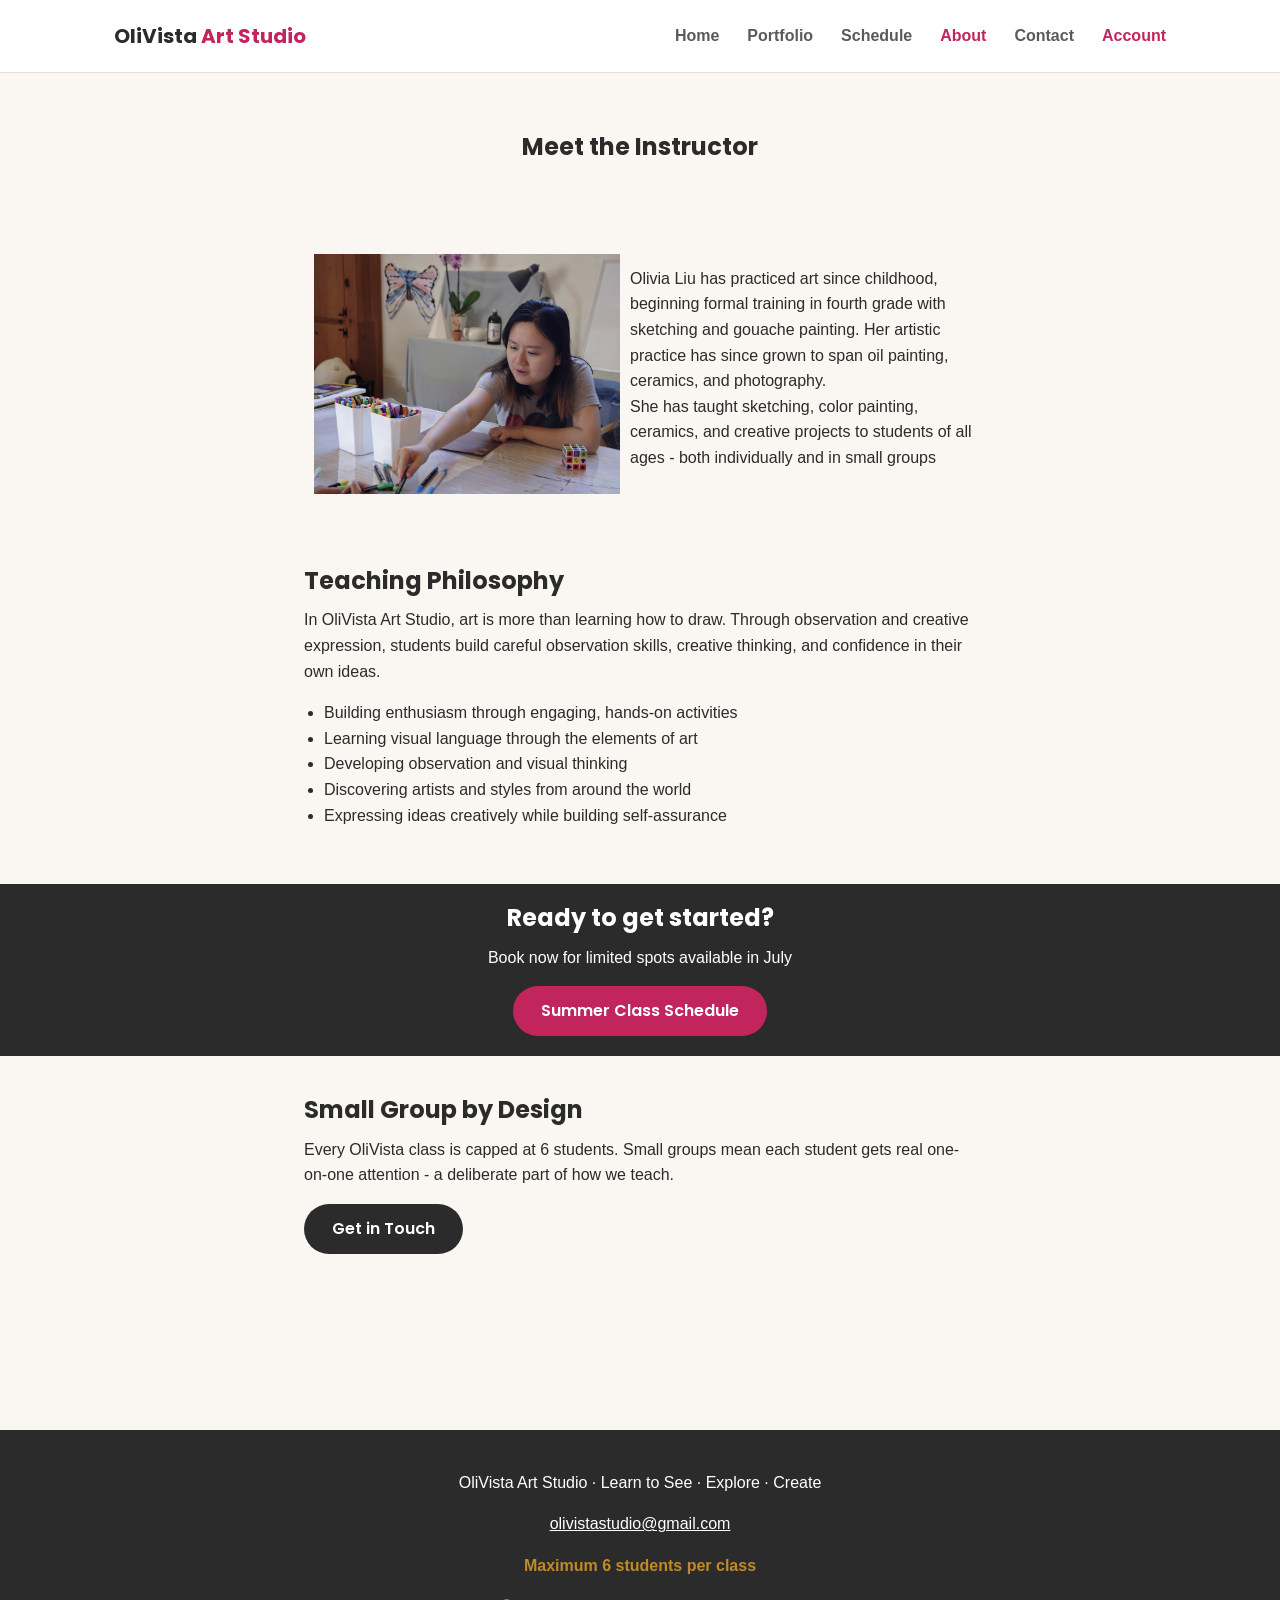
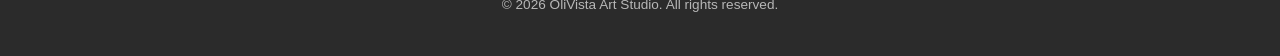
<file: about.html>
<!DOCTYPE html>
<html lang="en">

<head>
  <meta http-equiv="content-type" content="text/html; charset=UTF-8">
  <meta charset="UTF-8">
  <meta name="viewport" content="width=device-width,
      initial-scale=1.0">
  <title>About | OliVista Art Studio</title>
  <meta name="description" content="Meet the instructor behind
      OliVista Art Studio and learn the teaching philosophy that shapes
      every class.">
  <link rel="preconnect" href="https://fonts.googleapis.com">
  <link rel="preconnect" href="https://fonts.gstatic.com" crossorigin="">
  <link href="https://fonts.googleapis.com/css2?family=Poppins:wght@400;600;700&amp;display=swap" rel="stylesheet">
  <link rel="stylesheet" href="css/style.css">
</head>

<body>
  <a class="skip-link" href="#main-content">Skip to main content</a>
  <header class="site-header">
    <div class="container header-inner"> <a href="index.html" class="logo">OliVista <span>Art Studio</span></a>
      <nav class="site-nav" id="site-nav"> <a href="index.html">Home</a>
        <a href="portfolio.html">Portfolio</a> <a href="schedule.html">Schedule</a>
        <a href="about.html" class="is-active">About</a> <a href="contact.html">Contact</a>
        <a href="account.html" class="nav-account">Account</a>
      </nav>
      <button class="nav-toggle" id="nav-toggle" aria-label="Toggle
          menu" aria-expanded="false"> <span></span><span></span><span></span>
      </button>
    </div>
  </header>
  <main id="main-content">
    <section class="container about-intro">
      <h1>Meet the Instructor</h1>
    </section>
    <section class="container about-bio">
      <h2><img src="assets/Olivia_teaching.png" alt="Olivia Liu" width="306" hspace="10" height="240" align="left"></h2>
      <p>Olivia Liu has practiced art since childhood, beginning formal
        training in fourth grade with sketching and gouache painting. Her artistic practice has since grown to
        span oil painting, ceramics, and photography.<br>
        She has taught sketching, color painting, ceramics, and
        creative projects to students of all ages - both individually
        and in small groups</p>
    </section>
    <section class="container about-philosophy">
      <h2>Teaching Philosophy</h2>
      <p>In OliVista Art Studio, art is more than learning how to draw. Through
        observation and creative expression, students build careful
        observation skills, creative thinking, and confidence in their
        own ideas.</p>
      <ul>
        <li>Building enthusiasm through engaging, hands-on activities</li>
        <li>Learning visual language through the elements of art</li>
        <li>Developing observation and visual thinking</li>
        <li>Discovering artists and styles from around the world</li>
        <li>Expressing ideas creatively while building self-assurance</li>
      </ul>
    </section>
    <section class="cta-banner">
      <div class="container">
        <h2>Ready to get started?</h2>
        <p>Book now for limited spots available in July</p>
        <a class="btn" href="schedule.html">Summer Class Schedule</a>
      </div>
    </section>

    <section class="container about-class-size">
      <h2>Small Group by Design</h2>
      <p>Every OliVista class is capped at 6 students. Small groups
        mean each student gets real one-on-one attention - a
        deliberate part of how we teach.</p>
      <p><a class="btn" href="contact.html">Get in Touch</a></p>

    </section>

  </main>
  <footer class="site-footer">
    <div class="container footer-inner">
      <p>OliVista Art Studio · Learn to See · Explore · Create</p>
      <p><a href="mailto:olivistastudio@gmail.com">olivistastudio@gmail.com</a></p>
      <p class="footer-note">Maximum 6 students per class</p>
      <p class="footer-copyright">© 2026 OliVista Art Studio. All
        rights reserved.</p>
    </div>
  </footer>
  <script src="js/nav.js"></script>
</body>

</html>
</file>
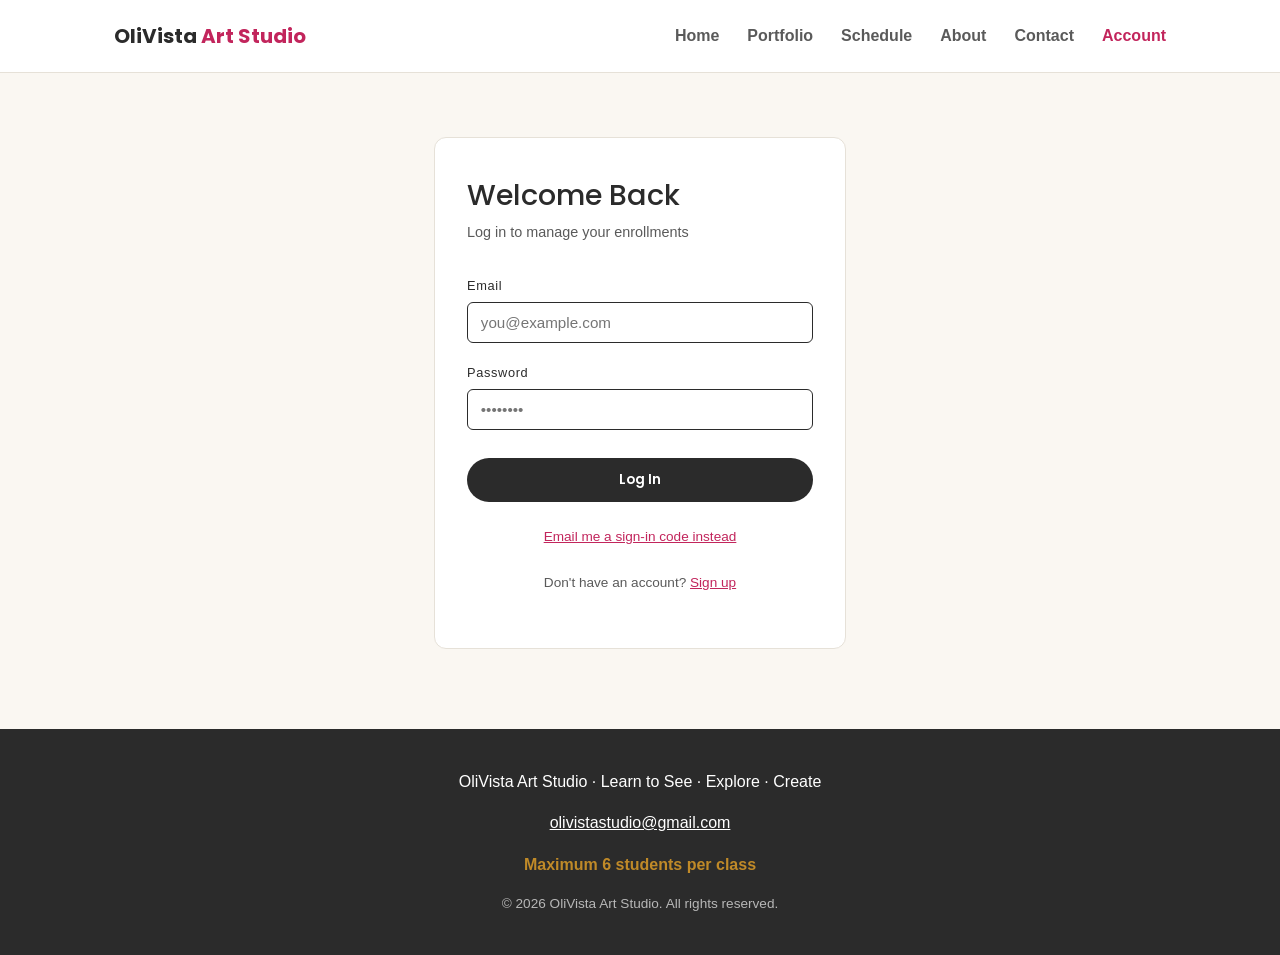
<file: account.html>
<!DOCTYPE html>
<html lang="en">

<head>
  <meta charset="UTF-8">
  <meta name="viewport" content="width=device-width, initial-scale=1.0">
  <title>My Account | OliVista Art Studio</title>
  <meta name="description" content="View your enrollments, class credits, upcoming classes, and book make-up sessions.">
  <link rel="preconnect" href="https://fonts.googleapis.com">
  <link rel="preconnect" href="https://fonts.gstatic.com" crossorigin="">
  <link href="https://fonts.googleapis.com/css2?family=Poppins:wght@400;600;700&display=swap" rel="stylesheet">
  <link rel="stylesheet" href="css/style.css">
</head>

<body>
  <a class="skip-link" href="#main-content">Skip to main content</a>
  <header class="site-header">
    <div class="container header-inner">
      <a href="index.html" class="logo">OliVista <span>Art Studio</span></a>
      <nav class="site-nav" id="site-nav">
        <a href="index.html">Home</a>
        <a href="portfolio.html">Portfolio</a>
        <a href="schedule.html">Schedule</a>
        <a href="about.html">About</a>
        <a href="contact.html">Contact</a>
        <a href="account.html" class="nav-account is-active">Account</a>
      </nav>
      <button class="nav-toggle" id="nav-toggle" aria-label="Toggle menu" aria-expanded="false">
        <span></span><span></span><span></span>
      </button>
    </div>
  </header>

  <main id="main-content">
    <section class="account-page">
      <div id="account-root">
        <p class="muted">Loading…</p>
      </div>
    </section>
  </main>

  <footer class="site-footer">
    <div class="container footer-inner">
      <p>OliVista Art Studio · Learn to See · Explore · Create</p>
      <p><a href="mailto:olivistastudio@gmail.com">olivistastudio@gmail.com</a></p>
      <p class="footer-note">Maximum 6 students per class</p>
      <p class="footer-copyright">© 2026 OliVista Art Studio. All rights reserved.</p>
    </div>
  </footer>

  <script src="js/nav.js"></script>
  <script type="module" src="js/account.js"></script>

  <dialog class="account-lightbox" id="account-lightbox">
    <div class="account-lightbox-inner">
      <button class="account-lightbox-close" id="account-lightbox-close" type="button" aria-label="Close">&times;</button>
      <img id="account-lightbox-img" src="" alt="">
    </div>
  </dialog>
</body>

</html>
</file>
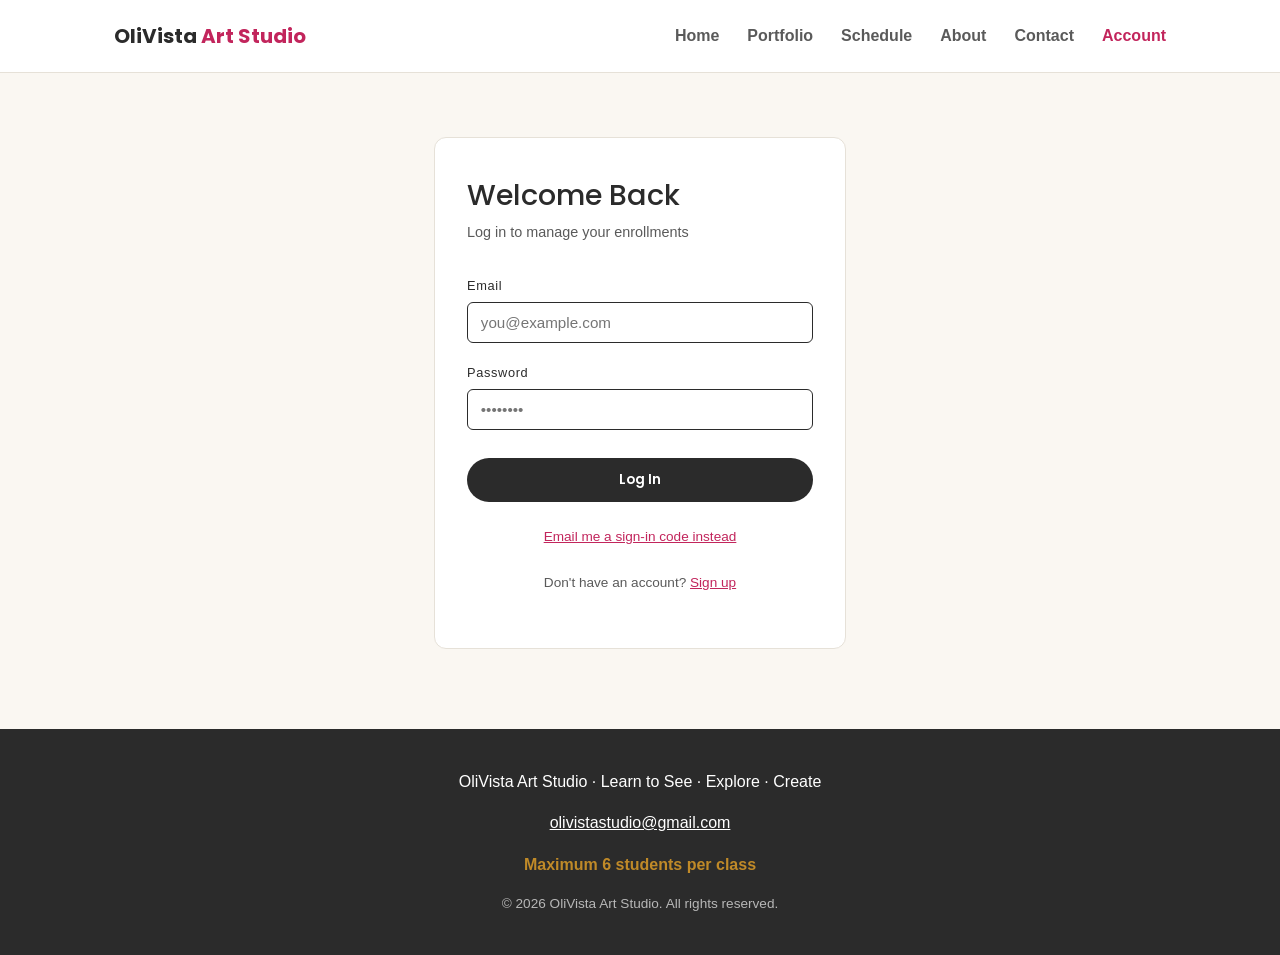
<file: admin.html>
<!doctype html>
<html lang="en">
<head>
  <meta charset="UTF-8"><meta name="viewport" content="width=device-width, initial-scale=1">
  <title>Admin CMS | OliVista Art Studio</title>
  <link rel="preconnect" href="https://fonts.googleapis.com"><link rel="preconnect" href="https://fonts.gstatic.com" crossorigin>
  <link href="https://fonts.googleapis.com/css2?family=Poppins:wght@400;600;700&display=swap" rel="stylesheet">
  <link rel="stylesheet" href="css/style.css">
</head>
<body class="admin-body">
  <div class="admin-layout">
    <aside class="admin-sidebar">
      <a class="admin-brand" href="admin.html">OliVista <span>CMS</span></a>
      <nav id="admin-nav" class="admin-nav"></nav>
      <div class="admin-sidebar-footer"><a href="index.html">View site →</a><button id="admin-logout" class="btn btn-sm">Log out</button></div>
    </aside>
    <main class="admin-content"><div id="admin-app"><p class="muted">Loading CMS…</p></div></main>
  </div>
  <script type="module" src="js/admin.js"></script>
</body>
</html>
</file>
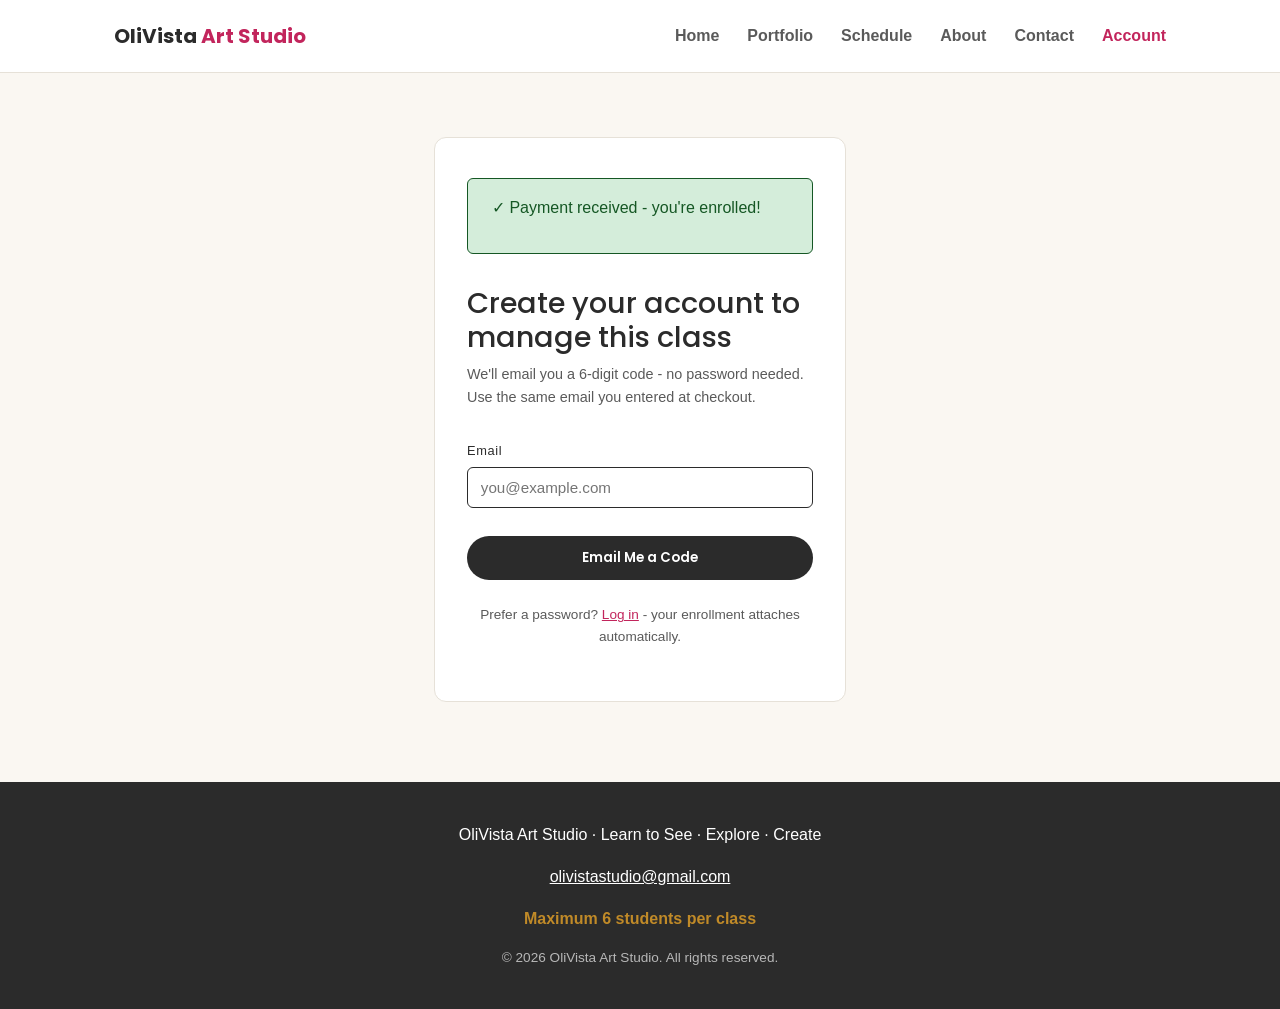
<file: checkout-success.html>
<!DOCTYPE html>
<html lang="en">

<head>
  <meta charset="UTF-8">
  <meta name="viewport" content="width=device-width, initial-scale=1.0">
  <title>You're Enrolled | OliVista Art Studio</title>
  <meta name="description" content="Payment received. Create your account to manage your class enrollment.">
  <meta name="robots" content="noindex">
  <link rel="preconnect" href="https://fonts.googleapis.com">
  <link rel="preconnect" href="https://fonts.gstatic.com" crossorigin="">
  <link href="https://fonts.googleapis.com/css2?family=Poppins:wght@400;600;700&display=swap" rel="stylesheet">
  <link rel="stylesheet" href="css/style.css">
</head>

<body>
  <a class="skip-link" href="#main-content">Skip to main content</a>
  <header class="site-header">
    <div class="container header-inner">
      <a href="index.html" class="logo">OliVista <span>Art Studio</span></a>
      <nav class="site-nav" id="site-nav">
        <a href="index.html">Home</a>
        <a href="portfolio.html">Portfolio</a>
        <a href="schedule.html">Schedule</a>
        <a href="about.html">About</a>
        <a href="contact.html">Contact</a>
        <a href="account.html" class="nav-account">Account</a>
      </nav>
      <button class="nav-toggle" id="nav-toggle" aria-label="Toggle menu" aria-expanded="false">
        <span></span><span></span><span></span>
      </button>
    </div>
  </header>

  <main id="main-content">
    <section class="auth-page">
      <div class="auth-card" id="success-root">
        <p class="muted">Loading…</p>
      </div>
    </section>
  </main>

  <footer class="site-footer">
    <div class="container footer-inner">
      <p>OliVista Art Studio · Learn to See · Explore · Create</p>
      <p><a href="mailto:olivistastudio@gmail.com">olivistastudio@gmail.com</a></p>
      <p class="footer-note">Maximum 6 students per class</p>
      <p class="footer-copyright">© 2026 OliVista Art Studio. All rights reserved.</p>
    </div>
  </footer>

  <script src="js/nav.js"></script>
  <script type="module" src="js/checkout-success.js"></script>
</body>

</html>
</file>
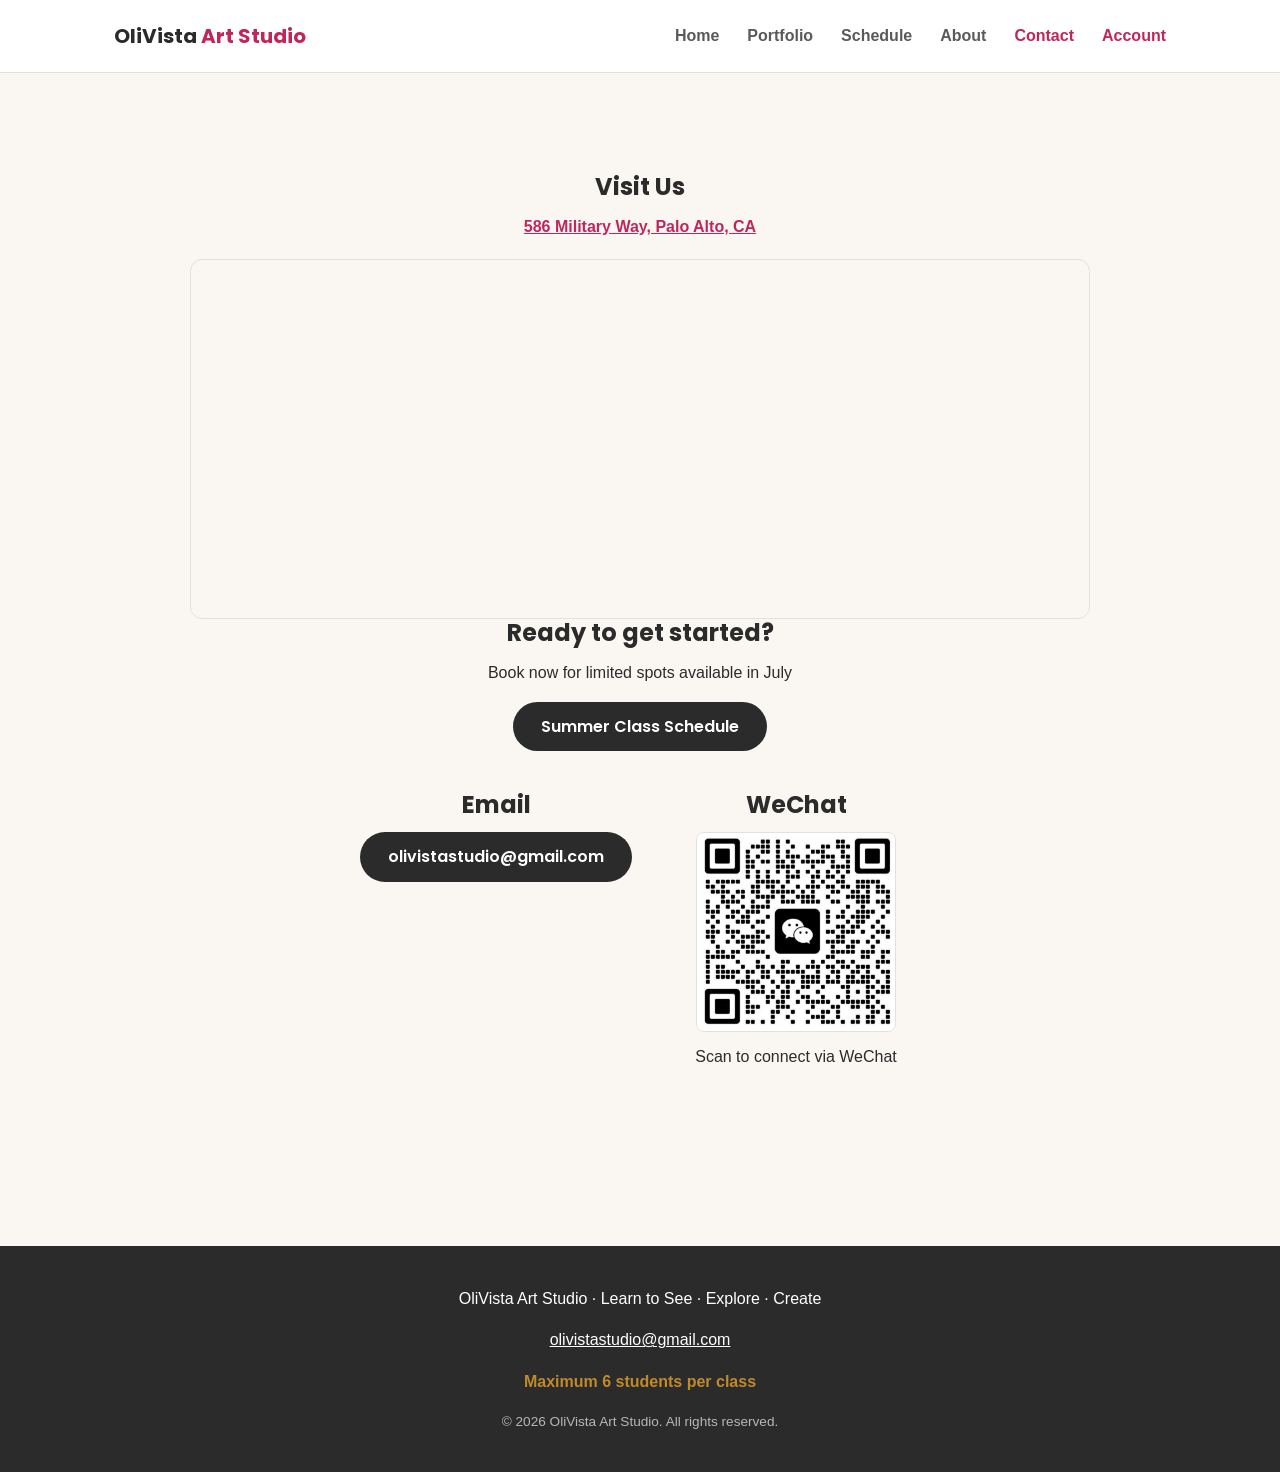
<file: contact.html>
<!DOCTYPE html>
<html lang="en">

<head>
  <meta charset="UTF-8">
  <meta name="viewport" content="width=device-width, initial-scale=1.0">
  <title>Contact | OliVista Art Studio</title>
  <meta name="description" content="Get in touch with OliVista Art Studio by email or WeChat.">
  <link rel="preconnect" href="https://fonts.googleapis.com">
  <link rel="preconnect" href="https://fonts.gstatic.com" crossorigin>
  <link href="https://fonts.googleapis.com/css2?family=Poppins:wght@400;600;700&display=swap" rel="stylesheet">
  <link rel="stylesheet" href="css/style.css">
</head>

<body>
  <a class="skip-link" href="#main-content">Skip to main content</a>
  <header class="site-header">
    <div class="container header-inner">
      <a href="index.html" class="logo">OliVista <span>Art Studio</span></a>
      <nav class="site-nav" id="site-nav">
        <a href="index.html">Home</a>
        <a href="portfolio.html">Portfolio</a>
        <a href="schedule.html">Schedule</a>
        <a href="about.html">About</a>
        <a href="contact.html" class="is-active">Contact</a>
        <a href="account.html" class="nav-account">Account</a>
      </nav>
      <button class="nav-toggle" id="nav-toggle" aria-label="Toggle menu" aria-expanded="false">
        <span></span><span></span><span></span>
      </button>
    </div>
  </header>

  <main id="main-content">
    <section class="container contact-section">
      <section class="contact-location" aria-labelledby="visit-us-heading">
        <h2 id="visit-us-heading">Visit Us</h2>
        <p>
          <a href="https://www.google.com/maps/search/?api=1&amp;query=586%20Military%20Way%2C%20Palo%20Alto%2C%20CA"
            target="_blank" rel="noopener noreferrer">586 Military Way, Palo Alto, CA</a>
        </p>
        <iframe class="contact-map" title="Map of OliVista Art Studio at 586 Military Way, Palo Alto, CA"
          src="https://www.google.com/maps?q=586%20Military%20Way%2C%20Palo%20Alto%2C%20CA&amp;output=embed"
          loading="lazy" referrerpolicy="no-referrer-when-downgrade"></iframe>
      </section>
      <h2>Ready to get started?</h2>
      <p>Book now for limited spots available in July</p>
      <a class="btn" href="schedule.html">Summer Class Schedule</a>

      <div class="contact-grid">
        <div class="contact-email">
          <h2>Email</h2>
          <a class="btn" href="mailto:olivistastudio@gmail.com">olivistastudio@gmail.com</a>
        </div>
        <div class="contact-wechat">
          <h2>WeChat</h2>
          <img src="assets/wechat-qr.png" alt="WeChat QR code for OliVista Art Studio" class="qr-code" width="344"
            height="344">
          <p>Scan to connect via WeChat</p>
        </div>
      </div>
    </section>

  </main>

  <footer class="site-footer">
    <div class="container footer-inner">
      <p>OliVista Art Studio &middot; Learn to See &middot; Explore &middot; Create</p>
      <p><a href="mailto:olivistastudio@gmail.com">olivistastudio@gmail.com</a></p>
      <p class="footer-note">Maximum 6 students per class</p>
      <p class="footer-copyright">&copy; 2026 OliVista Art Studio. All rights reserved.</p>
    </div>
  </footer>

  <script src="js/nav.js"></script>
</body>

</html>
</file>
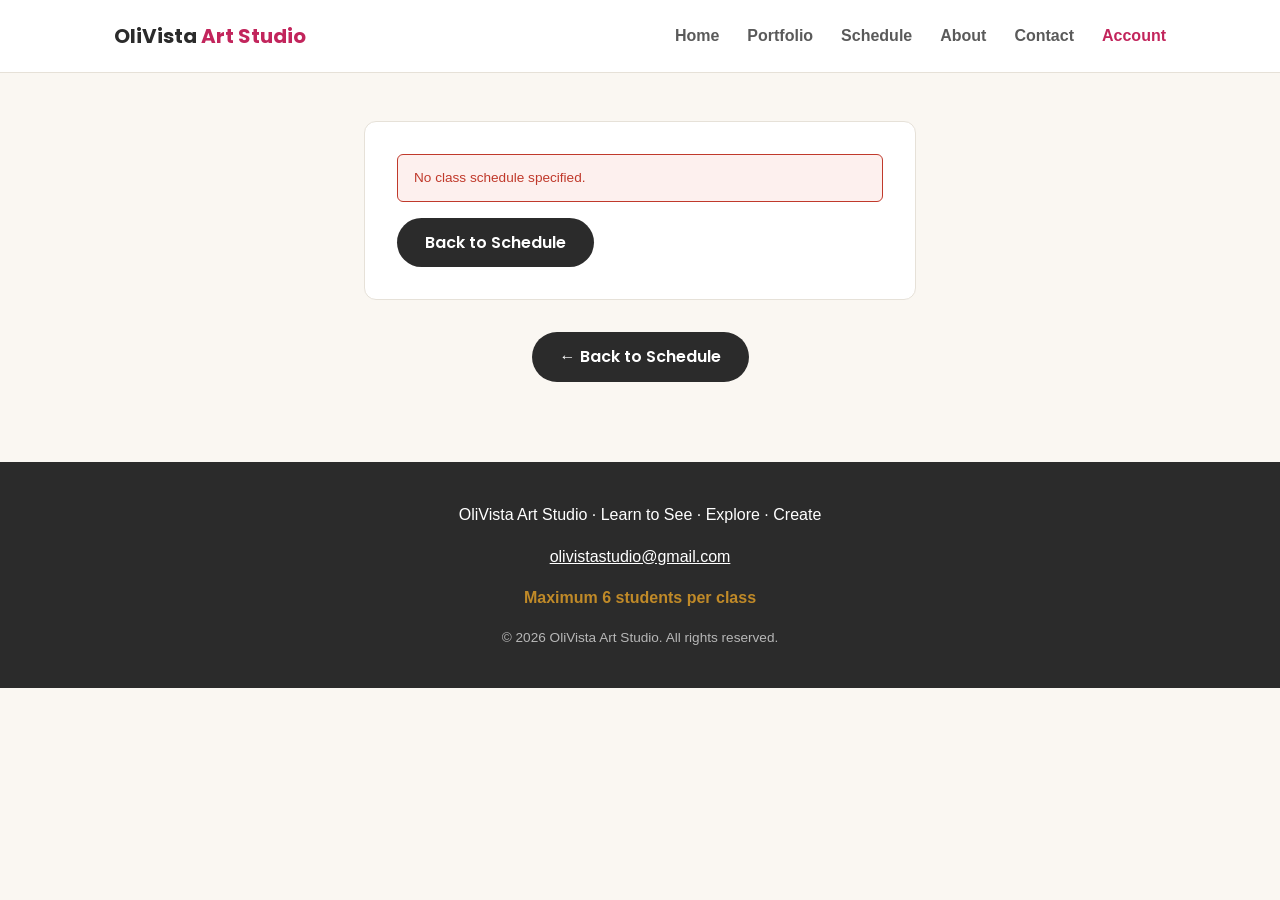
<file: enroll.html>
<!DOCTYPE html>
<html lang="en">

<head>
  <meta charset="UTF-8">
  <meta name="viewport" content="width=device-width, initial-scale=1.0">
  <title>Enroll in Class | OliVista Art Studio</title>
  <meta name="description" content="Enroll in an OliVista Art Studio class — view schedule details, pricing, and proceed to secure payment.">
  <link rel="preconnect" href="https://fonts.googleapis.com">
  <link rel="preconnect" href="https://fonts.gstatic.com" crossorigin="">
  <link href="https://fonts.googleapis.com/css2?family=Poppins:wght@400;600;700&display=swap" rel="stylesheet">
  <link rel="stylesheet" href="css/style.css">
</head>

<body>
  <a class="skip-link" href="#main-content">Skip to main content</a>
  <header class="site-header">
    <div class="container header-inner">
      <a href="index.html" class="logo">OliVista <span>Art Studio</span></a>
      <nav class="site-nav" id="site-nav">
        <a href="index.html">Home</a>
        <a href="portfolio.html">Portfolio</a>
        <a href="schedule.html">Schedule</a>
        <a href="about.html">About</a>
        <a href="contact.html">Contact</a>
        <a href="account.html" class="nav-account">Account</a>
      </nav>
      <button class="nav-toggle" id="nav-toggle" aria-label="Toggle menu" aria-expanded="false">
        <span></span><span></span><span></span>
      </button>
    </div>
  </header>

  <main id="main-content">
    <section class="enroll-page">
      <div id="enroll-root" class="enroll-card">
        <p class="muted">Loading…</p>
      </div>
      <div class="back-link">
        <a href="schedule.html" class="btn">← Back to Schedule</a>
      </div>
    </section>
  </main>

  <footer class="site-footer">
    <div class="container footer-inner">
      <p>OliVista Art Studio · Learn to See · Explore · Create</p>
      <p><a href="mailto:olivistastudio@gmail.com">olivistastudio@gmail.com</a></p>
      <p class="footer-note">Maximum 6 students per class</p>
      <p class="footer-copyright">© 2026 OliVista Art Studio. All rights reserved.</p>
    </div>
  </footer>

  <script src="js/nav.js"></script>
  <script type="module" src="js/enroll.js"></script>
</body>

</html>
</file>
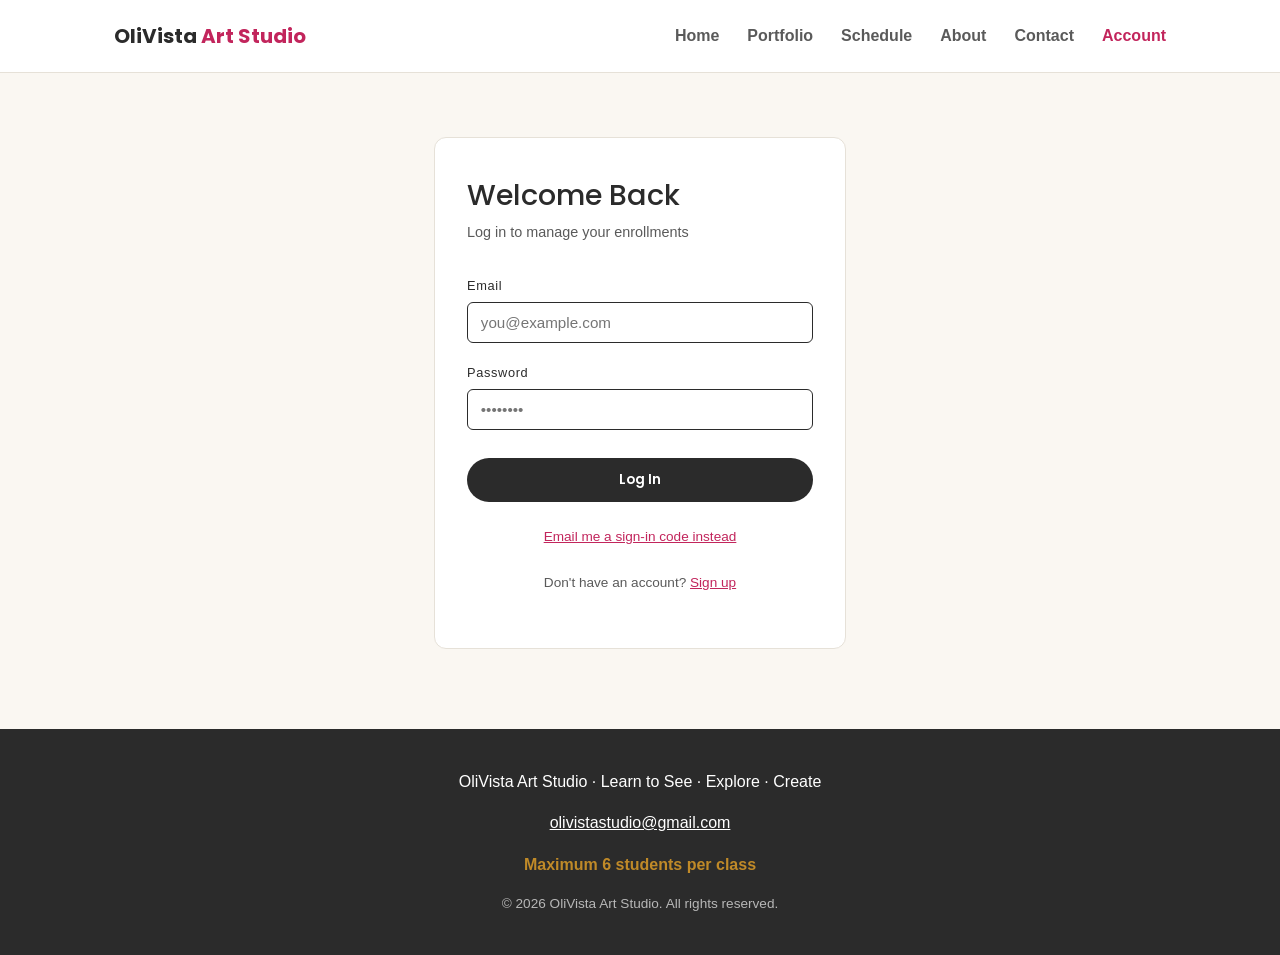
<file: login.html>
<!DOCTYPE html>
<html lang="en">

<head>
  <meta charset="UTF-8">
  <meta name="viewport" content="width=device-width, initial-scale=1.0">
  <title>Log In | OliVista Art Studio</title>
  <meta name="description" content="Log in to your OliVista Art Studio account to manage enrollments.">
  <link rel="preconnect" href="https://fonts.googleapis.com">
  <link rel="preconnect" href="https://fonts.gstatic.com" crossorigin="">
  <link href="https://fonts.googleapis.com/css2?family=Poppins:wght@400;600;700&display=swap" rel="stylesheet">
  <link rel="stylesheet" href="css/style.css">
</head>

<body>
  <a class="skip-link" href="#main-content">Skip to main content</a>
  <header class="site-header">
    <div class="container header-inner">
      <a href="index.html" class="logo">OliVista <span>Art Studio</span></a>
      <nav class="site-nav" id="site-nav">
        <a href="index.html">Home</a>
        <a href="portfolio.html">Portfolio</a>
        <a href="schedule.html">Schedule</a>
        <a href="about.html">About</a>
        <a href="contact.html">Contact</a>
        <a href="account.html" class="nav-account is-active">Account</a>
      </nav>
      <button class="nav-toggle" id="nav-toggle" aria-label="Toggle menu" aria-expanded="false">
        <span></span><span></span><span></span>
      </button>
    </div>
  </header>

  <main id="main-content">
    <section class="auth-page">
      <div class="auth-card">
        <h2>Welcome Back</h2>
        <p class="auth-subtitle">Log in to manage your enrollments</p>
        <p id="auth-error" class="auth-error" aria-live="polite" hidden></p>
        <p id="auth-info" class="auth-info" aria-live="polite" hidden></p>
        <form id="login-form" class="auth-form">
          <label>
            Email
            <input type="email" id="email" name="email" autocomplete="email" spellcheck="false" required placeholder="you@example.com">
          </label>
          <label id="password-field">
            Password
            <input type="password" id="password" name="password" autocomplete="current-password" required placeholder="••••••••">
          </label>
          <label id="code-field" hidden>
            6-digit code
            <input type="text" id="code" name="code" inputmode="numeric" autocomplete="one-time-code"
                   maxlength="6" placeholder="123456" class="code-input">
          </label>
          <button type="submit" class="btn auth-btn" id="login-submit">Log In</button>
        </form>
        <p class="auth-switch">
          <a href="#" id="mode-toggle">Email me a sign-in code instead</a>
        </p>
        <p class="auth-switch">
          Don't have an account? <a href="signup.html">Sign up</a>
        </p>
      </div>
    </section>
  </main>

  <footer class="site-footer">
    <div class="container footer-inner">
      <p>OliVista Art Studio · Learn to See · Explore · Create</p>
      <p><a href="mailto:olivistastudio@gmail.com">olivistastudio@gmail.com</a></p>
      <p class="footer-note">Maximum 6 students per class</p>
      <p class="footer-copyright">© 2026 OliVista Art Studio. All rights reserved.</p>
    </div>
  </footer>

  <script src="js/nav.js"></script>
  <script type="module" src="js/login.js"></script>
</body>

</html>
</file>
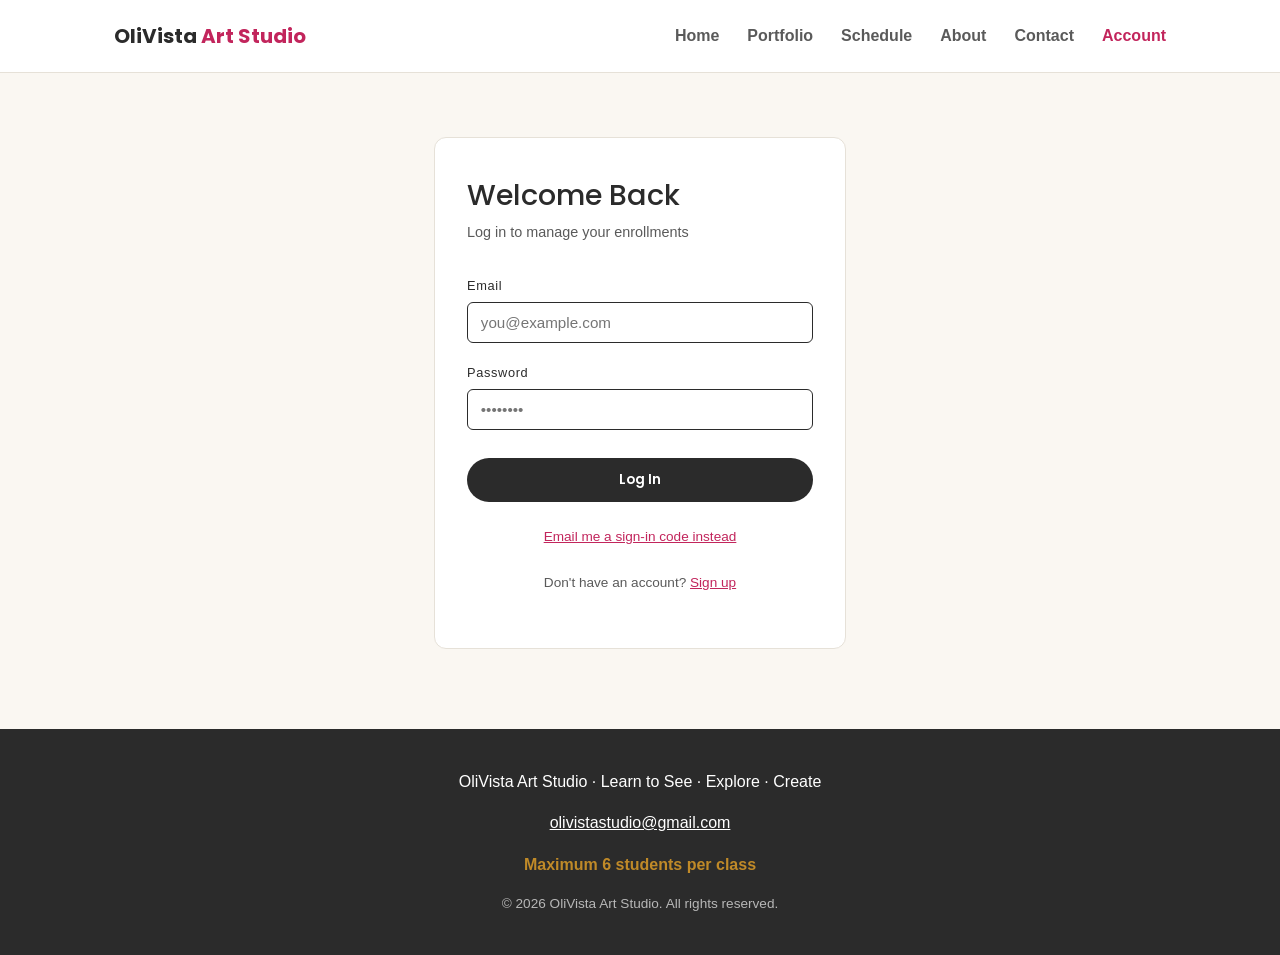
<file: registration.html>
<!DOCTYPE html>
<html lang="en">

<head>
  <meta charset="UTF-8">
  <meta name="viewport" content="width=device-width, initial-scale=1.0">
  <title>Complete Registration | OliVista Art Studio</title>
  <meta name="description" content="Complete your class registration — student information and agreement form.">
  <link rel="preconnect" href="https://fonts.googleapis.com">
  <link rel="preconnect" href="https://fonts.gstatic.com" crossorigin="">
  <link href="https://fonts.googleapis.com/css2?family=Poppins:wght@400;600;700&display=swap" rel="stylesheet">
  <link rel="stylesheet" href="css/style.css">
</head>

<body>
  <a class="skip-link" href="#main-content">Skip to main content</a>
  <header class="site-header">
    <div class="container header-inner">
      <a href="index.html" class="logo">OliVista <span>Art Studio</span></a>
      <nav class="site-nav" id="site-nav">
        <a href="index.html">Home</a>
        <a href="portfolio.html">Portfolio</a>
        <a href="schedule.html">Schedule</a>
        <a href="about.html">About</a>
        <a href="contact.html">Contact</a>
        <a href="account.html" class="nav-account is-active">Account</a>
      </nav>
      <button class="nav-toggle" id="nav-toggle" aria-label="Toggle menu" aria-expanded="false">
        <span></span><span></span><span></span>
      </button>
    </div>
  </header>

  <main id="main-content">
    <section class="registration-page">
      <div id="registration-root" class="registration-card">
        <p class="muted">Loading…</p>
      </div>
    </section>
  </main>

  <footer class="site-footer">
    <div class="container footer-inner">
      <p>OliVista Art Studio · Learn to See · Explore · Create</p>
      <p><a href="mailto:olivistastudio@gmail.com">olivistastudio@gmail.com</a></p>
      <p class="footer-note">Maximum 6 students per class</p>
      <p class="footer-copyright">© 2026 OliVista Art Studio. All rights reserved.</p>
    </div>
  </footer>

  <script src="js/nav.js"></script>
  <script type="module" src="js/registration.js"></script>
</body>

</html>
</file>
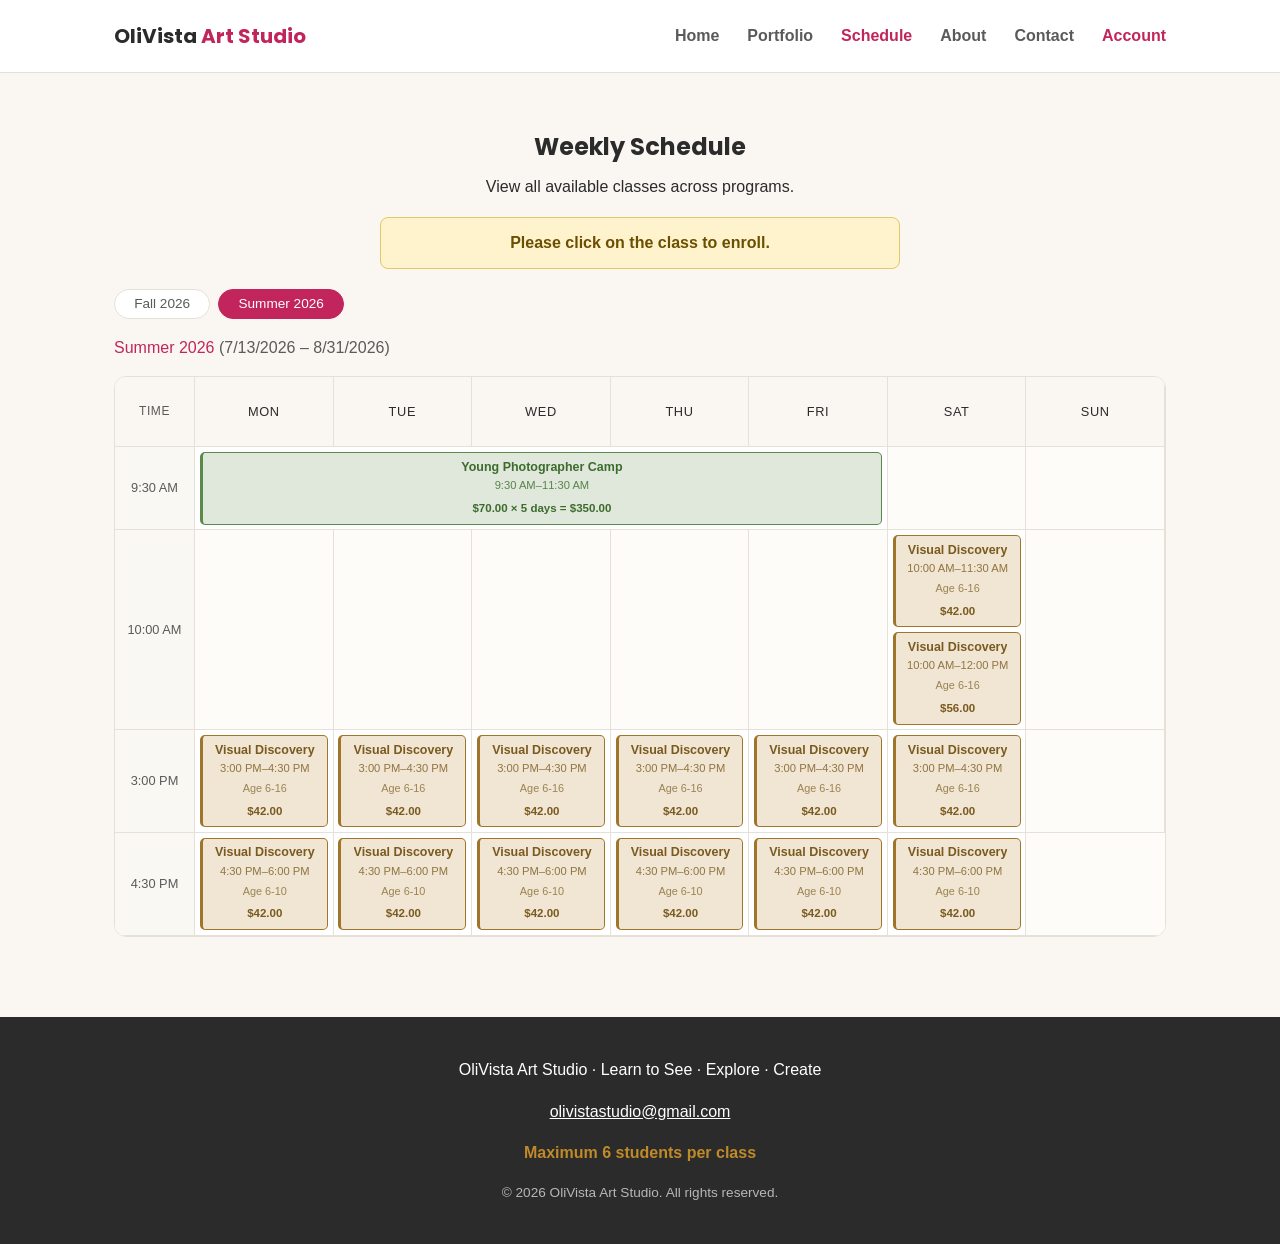
<file: schedule.html>
<!DOCTYPE html>
<html lang="en">

<head>
  <meta charset="UTF-8">
  <meta name="viewport" content="width=device-width, initial-scale=1.0">
  <title>Class Schedule | OliVista Art Studio</title>
  <meta name="description" content="Weekly class schedule for OliVista Art Studio. Browse available art classes by day and time, then enroll.">
  <link rel="preconnect" href="https://fonts.googleapis.com">
  <link rel="preconnect" href="https://fonts.gstatic.com" crossorigin="">
  <link href="https://fonts.googleapis.com/css2?family=Poppins:wght@400;600;700&display=swap" rel="stylesheet">
  <link rel="stylesheet" href="css/style.css">
</head>

<body>
  <a class="skip-link" href="#main-content">Skip to main content</a>
  <header class="site-header">
    <div class="container header-inner">
      <a href="index.html" class="logo">OliVista <span>Art Studio</span></a>
      <nav class="site-nav" id="site-nav">
        <a href="index.html">Home</a>
        <a href="portfolio.html">Portfolio</a>
        <a href="schedule.html" class="is-active">Schedule</a>
        <a href="about.html">About</a>
        <a href="contact.html">Contact</a>
        <a href="account.html" class="nav-account">Account</a>
      </nav>
      <button class="nav-toggle" id="nav-toggle" aria-label="Toggle menu" aria-expanded="false">
        <span></span><span></span><span></span>
      </button>
    </div>
  </header>

  <main id="main-content">
    <section class="container programs-intro">
      <h1>Weekly Schedule</h1>
      <p>View all available classes across programs.</p>
      <p class="schedule-enroll-banner"><strong>Please click on the class to enroll.</strong></p>
    </section>

    <section class="container art-calendar">
      <div id="calendar-root" aria-live="polite">
        <p class="muted">Loading calendar…</p>
      </div>
    </section>

    <!-- SCHEDULE_SNAPSHOT_START -->
    <script type="application/json" id="schedule-snapshot">{"generatedAt":"2026-11-28T15:05:26.748Z","semesters":[{"active":true,"created_at":"2026-07-13T05:18:28.584Z","end_date":"2026-10-31T00:00:00.000Z","id":"c8c5bc37-fa5e-4762-9639-773910fe6f62","name":"Fall 2026","start_date":"2026-08-15T00:00:00.000Z"},{"active":true,"created_at":"2026-07-13T18:08:08.246Z","end_date":"2026-08-31T00:00:00.000Z","id":"3f223ae2-42c5-4554-a457-d735c9ba1617","name":"Summer 2026","start_date":"2026-07-13T00:00:00.000Z"}],"programs":[{"active":true,"created_at":"2026-07-13T05:18:26.726Z","description":"Cultivate observation, creativity, and artistic appreciation.","id":"13c4426e-54bf-443f-92cf-ee5efc179d43","image_url":"/assets/art-class/kids_draw2.png","name":"Visual Discovery","slug":"creative-art-projects","sort_order":1,"num_classes":15,"session_type":"standard","early_bird_discount_pct":0,"early_bird_deadline":null,"program_type":"class"},{"active":true,"created_at":"2026-07-16T05:53:13.951Z","description":"See the world with a photographer's eye; Discover beauty in everyday life; Use light creatively; Tell stories through pictures; Build confidence through creative projects. \n\nACTIVITIES INCLUDE: Photo treasure hunts, stories behind great photos, art & photography inspiration, nature photo walks, creative photography projects, mini gallery & photo sharing, print & take Home your favorite photos","id":"5e9845a7-c501-47ba-bbe9-68097e271601","image_url":"/assets/photography_camp.jpg","name":"Young Photographer Camp","slug":"young-photographer-camp","sort_order":2,"num_classes":5,"session_type":"full","early_bird_discount_pct":0,"early_bird_deadline":null,"program_type":"camp"},{"active":true,"created_at":"2026-07-13T05:18:25.137Z","description":"Strengthen observational drawing, technical skills, and visual expression.","id":"7ab2deec-9036-45bb-ad5f-4d7c895fdb27","image_url":"/assets/art-class/student_sketch.png","name":"Creative Foundations","slug":"color-painting","sort_order":3,"num_classes":8,"session_type":"standard","early_bird_discount_pct":0,"early_bird_deadline":null,"program_type":"class"},{"active":true,"created_at":"2026-07-13T05:18:27.514Z","description":"Develop an individual artistic voice while preparing a competitive portfolio for college admission.","id":"e6b1b37d-f8c9-464d-a97f-ffc9853879e5","image_url":"/assets/art-class/artPortfolio6.jpg","name":"Portfolio Studio","slug":"exam-prep","sort_order":4,"num_classes":8,"session_type":"standard","early_bird_discount_pct":0,"early_bird_deadline":null,"program_type":"class"},{"active":true,"created_at":"2026-07-21T18:45:28.158Z","description":"","id":"518246be-38de-439e-ad71-b51e1faa07d3","image_url":"","name":"Art Class for All Ages","slug":"art-for-all-ages","sort_order":6,"num_classes":0,"session_type":"standard","early_bird_discount_pct":0,"early_bird_deadline":null,"program_type":"class"}],"schedulesBySemester":{"c8c5bc37-fa5e-4762-9639-773910fe6f62":[{"active":true,"age_group":"All Ages","created_at":"2026-07-21T18:50:06.073Z","day_of_week":"Friday","end_time":"12:00","id":"c994fdfe-50f1-4981-8391-35f94ea0d3ed","max_seats":6,"notes":"","price_cents":5600,"program_id":"518246be-38de-439e-ad71-b51e1faa07d3","semester_id":"c8c5bc37-fa5e-4762-9639-773910fe6f62","start_time":"10:00","stripe_product_id":null,"early_bird_discount_pct":0,"early_bird_deadline":null,"session_type":"full"},{"active":true,"age_group":"Ages 6-10","created_at":"2026-07-21T20:14:30.647Z","day_of_week":"Friday","end_time":"16:15","id":"05f38d21-5132-4457-9f2a-89c09fff8c81","max_seats":6,"notes":"Open-ended creative projects.","price_cents":4200,"program_id":"13c4426e-54bf-443f-92cf-ee5efc179d43","semester_id":"c8c5bc37-fa5e-4762-9639-773910fe6f62","start_time":"14:45","stripe_product_id":null,"early_bird_discount_pct":0,"early_bird_deadline":null,"session_type":"extended"},{"active":true,"age_group":"Ages 10-14","created_at":"2026-07-21T19:39:54.434Z","day_of_week":"Friday","end_time":"18:00","id":"3227f5ce-8a3a-4b55-8064-c4f1942ff370","max_seats":6,"notes":"Foundation Gouache and watercolor exploration.","price_cents":4200,"program_id":"7ab2deec-9036-45bb-ad5f-4d7c895fdb27","semester_id":"c8c5bc37-fa5e-4762-9639-773910fe6f62","start_time":"16:30","stripe_product_id":null,"early_bird_discount_pct":0,"early_bird_deadline":null,"session_type":"extended"},{"active":true,"age_group":"All Ages","created_at":"2026-07-21T18:49:00.994Z","day_of_week":"Monday","end_time":"12:00","id":"1f730ce1-c509-4b32-a994-fcaa7f0c9a27","max_seats":6,"notes":"","price_cents":5600,"program_id":"518246be-38de-439e-ad71-b51e1faa07d3","semester_id":"c8c5bc37-fa5e-4762-9639-773910fe6f62","start_time":"10:00","stripe_product_id":null,"early_bird_discount_pct":0,"early_bird_deadline":null,"session_type":"full"},{"active":true,"age_group":"Ages 6-10","created_at":"2026-07-21T20:14:30.648Z","day_of_week":"Monday","end_time":"16:15","id":"c8a22917-ccf6-4cf7-ae56-78480fbcdacc","max_seats":6,"notes":"Open-ended creative projects.","price_cents":4200,"program_id":"13c4426e-54bf-443f-92cf-ee5efc179d43","semester_id":"c8c5bc37-fa5e-4762-9639-773910fe6f62","start_time":"14:45","stripe_product_id":null,"early_bird_discount_pct":0,"early_bird_deadline":null,"session_type":"extended"},{"active":true,"age_group":"Ages 10-14","created_at":"2026-07-21T19:39:54.198Z","day_of_week":"Monday","end_time":"18:00","id":"83e34e54-91a3-449e-a857-acef9f1f86d8","max_seats":6,"notes":"Foundation Gouache and watercolor exploration.","price_cents":4200,"program_id":"7ab2deec-9036-45bb-ad5f-4d7c895fdb27","semester_id":"c8c5bc37-fa5e-4762-9639-773910fe6f62","start_time":"16:30","stripe_product_id":null,"early_bird_discount_pct":0,"early_bird_deadline":null,"session_type":"extended"},{"active":true,"age_group":"Ages 13-18","created_at":"2026-07-21T19:45:47.314Z","day_of_week":"Saturday","end_time":"12:00","id":"7227971d-c998-4dab-9270-d3c7adbfa328","max_seats":6,"notes":"Portfolio preparation for art exams.","price_cents":5600,"program_id":"e6b1b37d-f8c9-464d-a97f-ffc9853879e5","semester_id":"c8c5bc37-fa5e-4762-9639-773910fe6f62","start_time":"10:00","stripe_product_id":null,"early_bird_discount_pct":0,"early_bird_deadline":null,"session_type":"full"},{"active":true,"age_group":"Ages 10-14","created_at":"2026-07-21T19:44:54.583Z","day_of_week":"Saturday","end_time":"12:00","id":"3472caca-f3e6-437f-a835-eb51d977decb","max_seats":6,"notes":"Foundation Gouache and watercolor exploration.","price_cents":5600,"program_id":"7ab2deec-9036-45bb-ad5f-4d7c895fdb27","semester_id":"c8c5bc37-fa5e-4762-9639-773910fe6f62","start_time":"10:00","stripe_product_id":null,"early_bird_discount_pct":0,"early_bird_deadline":null,"session_type":"full"},{"active":true,"age_group":"Ages 6-10","created_at":"2026-07-21T20:09:25.032Z","day_of_week":"Saturday","end_time":"15:30","id":"6cd07f87-0aec-4246-a24a-bb322b405941","max_seats":6,"notes":"Open-ended creative projects.","price_cents":4200,"program_id":"13c4426e-54bf-443f-92cf-ee5efc179d43","semester_id":"c8c5bc37-fa5e-4762-9639-773910fe6f62","start_time":"14:00","stripe_product_id":null,"early_bird_discount_pct":0,"early_bird_deadline":null,"session_type":"extended"},{"active":true,"age_group":"Ages 6-10","created_at":"2026-07-21T19:47:21.443Z","day_of_week":"Saturday","end_time":"15:30","id":"31bb575f-e8c6-41d3-96e8-86eb52c1e645","max_seats":5,"notes":"Open-ended creative projects.","price_cents":4200,"program_id":"13c4426e-54bf-443f-92cf-ee5efc179d43","semester_id":"c8c5bc37-fa5e-4762-9639-773910fe6f62","start_time":"14:00","stripe_product_id":null,"early_bird_discount_pct":0,"early_bird_deadline":null,"session_type":"extended"},{"active":true,"age_group":"Ages 6-10","created_at":"2026-07-21T19:50:21.731Z","day_of_week":"Saturday","end_time":"17:45","id":"00fb9f27-09e1-4db4-85f5-faf5381cb412","max_seats":5,"notes":"Open-ended creative projects.","price_cents":5600,"program_id":"13c4426e-54bf-443f-92cf-ee5efc179d43","semester_id":"c8c5bc37-fa5e-4762-9639-773910fe6f62","start_time":"15:45","stripe_product_id":null,"early_bird_discount_pct":0,"early_bird_deadline":null,"session_type":"full"},{"active":true,"age_group":"Ages 6-10","created_at":"2026-07-21T19:50:02.253Z","day_of_week":"Saturday","end_time":"17:15","id":"a2e16b63-4680-463f-bca4-6d1d6103f7d4","max_seats":5,"notes":"Open-ended creative projects.","price_cents":4200,"program_id":"13c4426e-54bf-443f-92cf-ee5efc179d43","semester_id":"c8c5bc37-fa5e-4762-9639-773910fe6f62","start_time":"15:45","stripe_product_id":null,"early_bird_discount_pct":0,"early_bird_deadline":null,"session_type":"extended"},{"active":true,"age_group":"All Ages","created_at":"2026-07-21T18:49:01.102Z","day_of_week":"Thursday","end_time":"12:00","id":"013c0ceb-bdfa-45c8-af2f-215ff8069f31","max_seats":6,"notes":"","price_cents":5600,"program_id":"518246be-38de-439e-ad71-b51e1faa07d3","semester_id":"c8c5bc37-fa5e-4762-9639-773910fe6f62","start_time":"10:00","stripe_product_id":null,"early_bird_discount_pct":0,"early_bird_deadline":null,"session_type":"full"},{"active":true,"age_group":"Ages 6-10","created_at":"2026-07-21T20:14:30.664Z","day_of_week":"Thursday","end_time":"16:15","id":"89a7a313-93e2-42d8-82b2-39528603a8bf","max_seats":6,"notes":"Open-ended creative projects.","price_cents":4200,"program_id":"13c4426e-54bf-443f-92cf-ee5efc179d43","semester_id":"c8c5bc37-fa5e-4762-9639-773910fe6f62","start_time":"14:45","stripe_product_id":null,"early_bird_discount_pct":0,"early_bird_deadline":null,"session_type":"extended"},{"active":true,"age_group":"Ages 10-14","created_at":"2026-07-21T19:39:54.413Z","day_of_week":"Thursday","end_time":"18:00","id":"68b9f31f-2746-4bd8-afb8-51a1afd34529","max_seats":6,"notes":"Foundation Gouache and watercolor exploration.","price_cents":4200,"program_id":"7ab2deec-9036-45bb-ad5f-4d7c895fdb27","semester_id":"c8c5bc37-fa5e-4762-9639-773910fe6f62","start_time":"16:30","stripe_product_id":null,"early_bird_discount_pct":0,"early_bird_deadline":null,"session_type":"extended"},{"active":true,"age_group":"All Ages","created_at":"2026-07-21T18:49:01.079Z","day_of_week":"Tuesday","end_time":"12:00","id":"2ebbda9a-6535-4559-af71-7e1fcd85b19e","max_seats":6,"notes":"","price_cents":5600,"program_id":"518246be-38de-439e-ad71-b51e1faa07d3","semester_id":"c8c5bc37-fa5e-4762-9639-773910fe6f62","start_time":"10:00","stripe_product_id":null,"early_bird_discount_pct":0,"early_bird_deadline":null,"session_type":"full"},{"active":true,"age_group":"Ages 6-10","created_at":"2026-07-21T20:14:30.939Z","day_of_week":"Tuesday","end_time":"16:15","id":"3361f5c7-f22e-4532-8a4f-a84ef496ae5e","max_seats":6,"notes":"Open-ended creative projects.","price_cents":4200,"program_id":"13c4426e-54bf-443f-92cf-ee5efc179d43","semester_id":"c8c5bc37-fa5e-4762-9639-773910fe6f62","start_time":"14:45","stripe_product_id":null,"early_bird_discount_pct":0,"early_bird_deadline":null,"session_type":"extended"},{"active":true,"age_group":"Ages 10-14","created_at":"2026-07-21T19:39:54.388Z","day_of_week":"Tuesday","end_time":"18:00","id":"dd932b94-58e5-482c-9972-36c6b849fd0d","max_seats":6,"notes":"Foundation Gouache and watercolor exploration.","price_cents":4200,"program_id":"7ab2deec-9036-45bb-ad5f-4d7c895fdb27","semester_id":"c8c5bc37-fa5e-4762-9639-773910fe6f62","start_time":"16:30","stripe_product_id":null,"early_bird_discount_pct":0,"early_bird_deadline":null,"session_type":"extended"},{"active":true,"age_group":"All Ages","created_at":"2026-07-21T18:51:45.856Z","day_of_week":"Wednesday","end_time":"11:45","id":"2b65ddd3-e5bb-4bdb-bb53-dcf91b3557d2","max_seats":6,"notes":"","price_cents":5600,"program_id":"518246be-38de-439e-ad71-b51e1faa07d3","semester_id":"c8c5bc37-fa5e-4762-9639-773910fe6f62","start_time":"09:45","stripe_product_id":null,"early_bird_discount_pct":0,"early_bird_deadline":null,"session_type":"full"},{"active":true,"age_group":"Ages 6-10","created_at":"2026-07-21T20:08:20.772Z","day_of_week":"Wednesday","end_time":"15:15","id":"bc6953b8-d210-49f4-8012-065845e1774c","max_seats":6,"notes":"Open-ended creative projects.","price_cents":4200,"program_id":"13c4426e-54bf-443f-92cf-ee5efc179d43","semester_id":"c8c5bc37-fa5e-4762-9639-773910fe6f62","start_time":"13:45","stripe_product_id":null,"early_bird_discount_pct":0,"early_bird_deadline":null,"session_type":"extended"},{"active":true,"age_group":"Ages 10-14","created_at":"2026-07-21T17:16:27.796Z","day_of_week":"Wednesday","end_time":"17:15","id":"6c1a7436-9631-4525-9729-121f18bbb917","max_seats":6,"notes":"Foundation Gouache and watercolor exploration.","price_cents":4200,"program_id":"7ab2deec-9036-45bb-ad5f-4d7c895fdb27","semester_id":"c8c5bc37-fa5e-4762-9639-773910fe6f62","start_time":"15:45","stripe_product_id":null,"early_bird_discount_pct":0,"early_bird_deadline":null,"session_type":"extended"},{"active":true,"age_group":"Ages 6-10","created_at":"2026-07-21T19:49:08.357Z","day_of_week":"Wednesday","end_time":"17:45","id":"8ec789b3-5b0d-4f86-81bc-844094fd063e","max_seats":6,"notes":"Open-ended creative projects.","price_cents":5600,"program_id":"13c4426e-54bf-443f-92cf-ee5efc179d43","semester_id":"c8c5bc37-fa5e-4762-9639-773910fe6f62","start_time":"15:45","stripe_product_id":null,"early_bird_discount_pct":0,"early_bird_deadline":null,"session_type":"full"}],"3f223ae2-42c5-4554-a457-d735c9ba1617":[{"active":true,"age_group":"7-12","created_at":"2026-07-16T16:39:51.849Z","day_of_week":"Friday","end_time":"11:30","id":"a28bfa68-bd9b-4934-9d92-5a6f27bdc55a","max_seats":6,"notes":"","price_cents":7000,"program_id":"5e9845a7-c501-47ba-bbe9-68097e271601","semester_id":"3f223ae2-42c5-4554-a457-d735c9ba1617","start_time":"09:30","stripe_product_id":null,"early_bird_discount_pct":0,"early_bird_deadline":null,"session_type":"full"},{"active":true,"age_group":"6-16","created_at":"2026-07-16T16:40:27.235Z","day_of_week":"Friday","end_time":"16:30","id":"d042eb1f-191c-43fb-8858-d79c0fe53032","max_seats":5,"notes":"","price_cents":4200,"program_id":"13c4426e-54bf-443f-92cf-ee5efc179d43","semester_id":"3f223ae2-42c5-4554-a457-d735c9ba1617","start_time":"15:00","stripe_product_id":null,"early_bird_discount_pct":0,"early_bird_deadline":null,"session_type":"extended"},{"active":true,"age_group":"6-10","created_at":"2026-07-16T13:14:18.755Z","day_of_week":"Friday","end_time":"18:00","id":"3cc547c4-ece6-4417-9eb0-292551df6807","max_seats":6,"notes":"","price_cents":4200,"program_id":"13c4426e-54bf-443f-92cf-ee5efc179d43","semester_id":"3f223ae2-42c5-4554-a457-d735c9ba1617","start_time":"16:30","stripe_product_id":null,"early_bird_discount_pct":0,"early_bird_deadline":null,"session_type":"extended"},{"active":true,"age_group":"7-12","created_at":"2026-07-16T05:54:51.584Z","day_of_week":"Monday","end_time":"11:30","id":"fd21b3da-17a2-45f2-8d28-99619fcc02fe","max_seats":6,"notes":"","price_cents":7000,"program_id":"5e9845a7-c501-47ba-bbe9-68097e271601","semester_id":"3f223ae2-42c5-4554-a457-d735c9ba1617","start_time":"09:30","stripe_product_id":null,"early_bird_discount_pct":0,"early_bird_deadline":null,"session_type":"full"},{"active":true,"age_group":"6-16","created_at":"2026-07-13T18:28:11.079Z","day_of_week":"Monday","end_time":"16:30","id":"a134a903-48e2-4027-8eba-313d5c2293bd","max_seats":5,"notes":"","price_cents":4200,"program_id":"13c4426e-54bf-443f-92cf-ee5efc179d43","semester_id":"3f223ae2-42c5-4554-a457-d735c9ba1617","start_time":"15:00","stripe_product_id":"a0baea76-8a40-46f7-b436-ae32f999fb47","early_bird_discount_pct":0,"early_bird_deadline":null,"session_type":"extended"},{"active":true,"age_group":"6-10","created_at":"2026-07-16T13:14:18.763Z","day_of_week":"Monday","end_time":"18:00","id":"d45912d5-9ba6-4ece-b54a-a724a90d9c2d","max_seats":6,"notes":"","price_cents":4200,"program_id":"13c4426e-54bf-443f-92cf-ee5efc179d43","semester_id":"3f223ae2-42c5-4554-a457-d735c9ba1617","start_time":"16:30","stripe_product_id":null,"early_bird_discount_pct":0,"early_bird_deadline":null,"session_type":"extended"},{"active":true,"age_group":"6-16","created_at":"2026-07-16T18:42:06.797Z","day_of_week":"Saturday","end_time":"11:30","id":"29a295ed-163d-4113-b32a-ee1ca7a5a620","max_seats":6,"notes":"","price_cents":4200,"program_id":"13c4426e-54bf-443f-92cf-ee5efc179d43","semester_id":"3f223ae2-42c5-4554-a457-d735c9ba1617","start_time":"10:00","stripe_product_id":null,"early_bird_discount_pct":0,"early_bird_deadline":null,"session_type":"extended"},{"active":true,"age_group":"6-16","created_at":"2026-07-16T18:41:26.852Z","day_of_week":"Saturday","end_time":"12:00","id":"b8297af4-ab1b-4b05-929b-535ae7a38f77","max_seats":6,"notes":"","price_cents":5600,"program_id":"13c4426e-54bf-443f-92cf-ee5efc179d43","semester_id":"3f223ae2-42c5-4554-a457-d735c9ba1617","start_time":"10:00","stripe_product_id":null,"early_bird_discount_pct":0,"early_bird_deadline":null,"session_type":"full"},{"active":true,"age_group":"6-16","created_at":"2026-07-16T16:40:27.378Z","day_of_week":"Saturday","end_time":"16:30","id":"3cfc5e43-bdbd-4a1e-afcd-8d2a497d0f27","max_seats":5,"notes":"","price_cents":4200,"program_id":"13c4426e-54bf-443f-92cf-ee5efc179d43","semester_id":"3f223ae2-42c5-4554-a457-d735c9ba1617","start_time":"15:00","stripe_product_id":null,"early_bird_discount_pct":0,"early_bird_deadline":null,"session_type":"extended"},{"active":true,"age_group":"6-10","created_at":"2026-07-16T13:14:19.010Z","day_of_week":"Saturday","end_time":"18:00","id":"1338df64-c88c-483e-a31e-8f4715052202","max_seats":6,"notes":"","price_cents":4200,"program_id":"13c4426e-54bf-443f-92cf-ee5efc179d43","semester_id":"3f223ae2-42c5-4554-a457-d735c9ba1617","start_time":"16:30","stripe_product_id":null,"early_bird_discount_pct":0,"early_bird_deadline":null,"session_type":"extended"},{"active":true,"age_group":"7-12","created_at":"2026-07-16T16:39:52.004Z","day_of_week":"Thursday","end_time":"11:30","id":"1d73ec4b-c681-485c-9de1-0c0db29e1396","max_seats":6,"notes":"","price_cents":7000,"program_id":"5e9845a7-c501-47ba-bbe9-68097e271601","semester_id":"3f223ae2-42c5-4554-a457-d735c9ba1617","start_time":"09:30","stripe_product_id":null,"early_bird_discount_pct":0,"early_bird_deadline":null,"session_type":"full"},{"active":true,"age_group":"6-16","created_at":"2026-07-16T16:40:27.279Z","day_of_week":"Thursday","end_time":"16:30","id":"390be180-0cbc-4e1a-b7f3-210cb6aa275c","max_seats":5,"notes":"","price_cents":4200,"program_id":"13c4426e-54bf-443f-92cf-ee5efc179d43","semester_id":"3f223ae2-42c5-4554-a457-d735c9ba1617","start_time":"15:00","stripe_product_id":null,"early_bird_discount_pct":0,"early_bird_deadline":null,"session_type":"extended"},{"active":true,"age_group":"6-10","created_at":"2026-07-16T13:14:19.114Z","day_of_week":"Thursday","end_time":"18:00","id":"2f717257-0b5b-452e-9c32-4bd6b1f8fb42","max_seats":6,"notes":"","price_cents":4200,"program_id":"13c4426e-54bf-443f-92cf-ee5efc179d43","semester_id":"3f223ae2-42c5-4554-a457-d735c9ba1617","start_time":"16:30","stripe_product_id":null,"early_bird_discount_pct":0,"early_bird_deadline":null,"session_type":"extended"},{"active":true,"age_group":"7-12","created_at":"2026-07-16T16:39:51.840Z","day_of_week":"Tuesday","end_time":"11:30","id":"9e656da7-d7ef-444a-b61c-5be0e4dc5691","max_seats":6,"notes":"","price_cents":7000,"program_id":"5e9845a7-c501-47ba-bbe9-68097e271601","semester_id":"3f223ae2-42c5-4554-a457-d735c9ba1617","start_time":"09:30","stripe_product_id":null,"early_bird_discount_pct":0,"early_bird_deadline":null,"session_type":"full"},{"active":true,"age_group":"6-16","created_at":"2026-07-16T16:40:27.447Z","day_of_week":"Tuesday","end_time":"16:30","id":"407ee9d2-2d0e-4022-ae8c-a2b0a2af59c5","max_seats":5,"notes":"","price_cents":4200,"program_id":"13c4426e-54bf-443f-92cf-ee5efc179d43","semester_id":"3f223ae2-42c5-4554-a457-d735c9ba1617","start_time":"15:00","stripe_product_id":null,"early_bird_discount_pct":0,"early_bird_deadline":null,"session_type":"extended"},{"active":true,"age_group":"6-10","created_at":"2026-07-13T18:09:18.761Z","day_of_week":"Tuesday","end_time":"18:00","id":"f4297e45-d376-4e12-8e05-222aa6e88f69","max_seats":6,"notes":"","price_cents":4200,"program_id":"13c4426e-54bf-443f-92cf-ee5efc179d43","semester_id":"3f223ae2-42c5-4554-a457-d735c9ba1617","start_time":"16:30","stripe_product_id":"b5d8fa57-b395-43e0-b314-3807255e4dd4","early_bird_discount_pct":0,"early_bird_deadline":null,"session_type":"extended"},{"active":true,"age_group":"7-12","created_at":"2026-07-16T16:39:51.821Z","day_of_week":"Wednesday","end_time":"11:30","id":"688a7714-bb9f-4da6-bcb0-7a748a86aa1b","max_seats":6,"notes":"","price_cents":7000,"program_id":"5e9845a7-c501-47ba-bbe9-68097e271601","semester_id":"3f223ae2-42c5-4554-a457-d735c9ba1617","start_time":"09:30","stripe_product_id":null,"early_bird_discount_pct":0,"early_bird_deadline":null,"session_type":"full"},{"active":true,"age_group":"6-16","created_at":"2026-07-16T16:40:27.353Z","day_of_week":"Wednesday","end_time":"16:30","id":"6d21a412-f089-4741-b12e-c54dd76dd998","max_seats":5,"notes":"","price_cents":4200,"program_id":"13c4426e-54bf-443f-92cf-ee5efc179d43","semester_id":"3f223ae2-42c5-4554-a457-d735c9ba1617","start_time":"15:00","stripe_product_id":null,"early_bird_discount_pct":0,"early_bird_deadline":null,"session_type":"extended"},{"active":true,"age_group":"6-10","created_at":"2026-07-16T13:14:18.759Z","day_of_week":"Wednesday","end_time":"18:00","id":"6ad6cd14-06b9-45f4-a71d-818563018818","max_seats":6,"notes":"","price_cents":4200,"program_id":"13c4426e-54bf-443f-92cf-ee5efc179d43","semester_id":"3f223ae2-42c5-4554-a457-d735c9ba1617","start_time":"16:30","stripe_product_id":null,"early_bird_discount_pct":0,"early_bird_deadline":null,"session_type":"extended"}]}}</script>
    <!-- SCHEDULE_SNAPSHOT_END -->
  </main>

  <footer class="site-footer">
    <div class="container footer-inner">
      <p>OliVista Art Studio · Learn to See · Explore · Create</p>
      <p><a href="mailto:olivistastudio@gmail.com">olivistastudio@gmail.com</a></p>
      <p class="footer-note">Maximum 6 students per class</p>
      <p class="footer-copyright">© 2026 OliVista Art Studio. All rights reserved.</p>
    </div>
  </footer>

  <script src="js/nav.js"></script>
  <script type="module" src="js/schedule.js"></script>
</body>

</html>
</file>
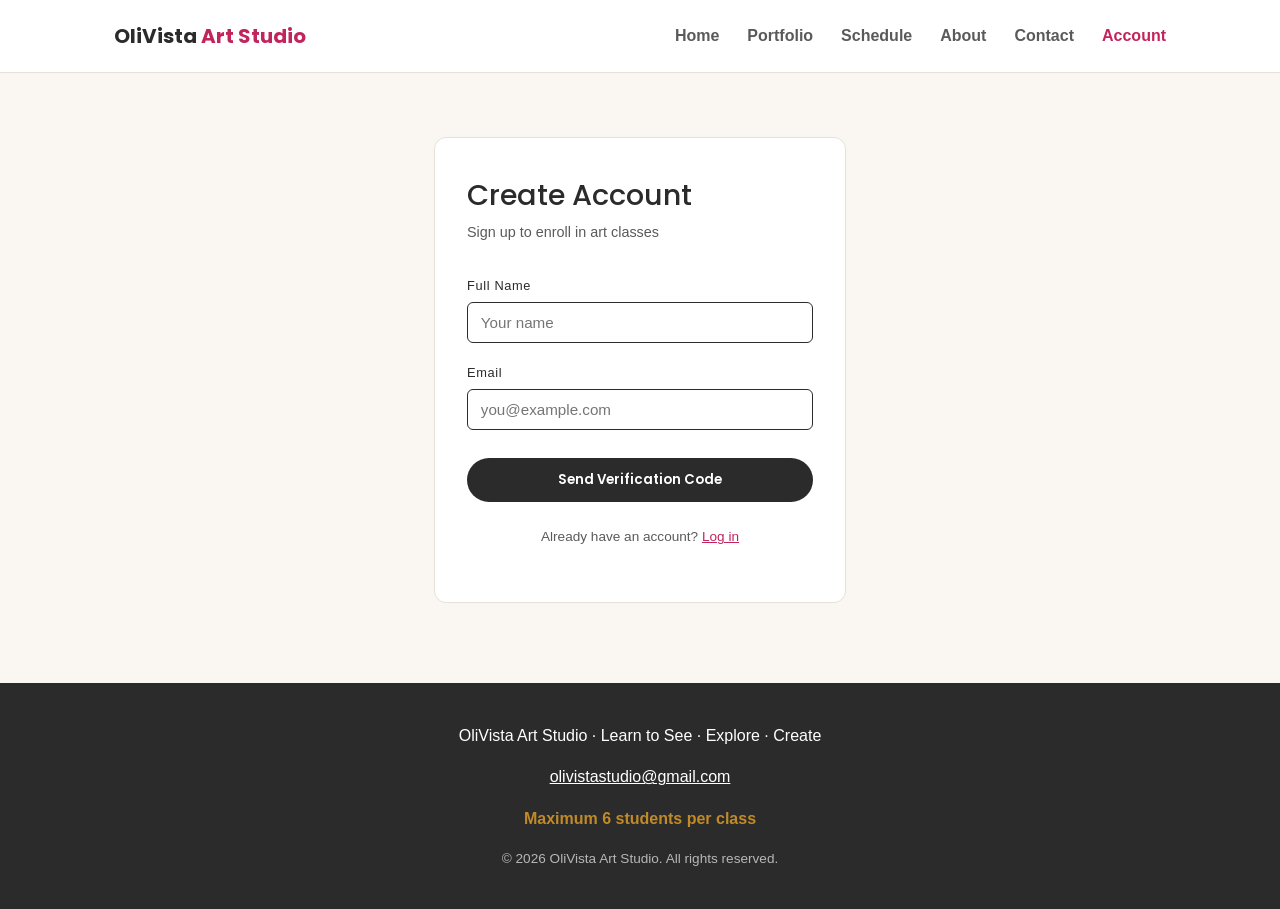
<file: signup.html>
<!DOCTYPE html>
<html lang="en">

<head>
  <meta charset="UTF-8">
  <meta name="viewport" content="width=device-width, initial-scale=1.0">
  <title>Sign Up | OliVista Art Studio</title>
  <meta name="description" content="Create an OliVista Art Studio account to enroll in art classes.">
  <link rel="preconnect" href="https://fonts.googleapis.com">
  <link rel="preconnect" href="https://fonts.gstatic.com" crossorigin="">
  <link href="https://fonts.googleapis.com/css2?family=Poppins:wght@400;600;700&display=swap" rel="stylesheet">
  <link rel="stylesheet" href="css/style.css">
</head>

<body>
  <a class="skip-link" href="#main-content">Skip to main content</a>
  <header class="site-header">
    <div class="container header-inner">
      <a href="index.html" class="logo">OliVista <span>Art Studio</span></a>
      <nav class="site-nav" id="site-nav">
        <a href="index.html">Home</a>
        <a href="portfolio.html">Portfolio</a>
        <a href="schedule.html">Schedule</a>
        <a href="about.html">About</a>
        <a href="contact.html">Contact</a>
        <a href="account.html" class="nav-account is-active">Account</a>
      </nav>
      <button class="nav-toggle" id="nav-toggle" aria-label="Toggle menu" aria-expanded="false">
        <span></span><span></span><span></span>
      </button>
    </div>
  </header>

  <main id="main-content">
    <section class="auth-page">
      <div class="auth-card">
        <h2>Create Account</h2>
        <p class="auth-subtitle">Sign up to enroll in art classes</p>
        <p id="auth-error" class="auth-error" aria-live="polite" hidden></p>
        <p id="auth-info" class="auth-info" aria-live="polite" hidden></p>
        <form id="signup-form" class="auth-form">
          <label id="name-field">
            Full Name
            <input type="text" id="name" name="name" autocomplete="name" required placeholder="Your name">
          </label>
          <label id="email-field">
            Email
            <input type="email" id="email" name="email" autocomplete="email" spellcheck="false" required placeholder="you@example.com">
          </label>
          <label id="code-field" hidden>
            6-digit verification code
            <input type="text" id="code" name="code" inputmode="numeric" autocomplete="one-time-code"
                   maxlength="6" placeholder="123456" class="code-input">
          </label>
          <button type="submit" class="btn auth-btn" id="signup-submit">Send Verification Code</button>
        </form>
        <p id="resend-row" class="auth-switch" hidden>
          Didn't get a code? <a href="#" id="resend-link">Resend code</a>
        </p>
        <p class="auth-switch">
          Already have an account? <a href="login.html">Log in</a>
        </p>
      </div>
    </section>
  </main>

  <footer class="site-footer">
    <div class="container footer-inner">
      <p>OliVista Art Studio · Learn to See · Explore · Create</p>
      <p><a href="mailto:olivistastudio@gmail.com">olivistastudio@gmail.com</a></p>
      <p class="footer-note">Maximum 6 students per class</p>
      <p class="footer-copyright">© 2026 OliVista Art Studio. All rights reserved.</p>
    </div>
  </footer>

  <script src="js/nav.js"></script>
  <script type="module" src="js/signup.js"></script>
</body>

</html>
</file>
<file: css/style.css>
:root {
  --color-bg: #faf7f2;
  --color-surface: #ffffff;
  --color-text: #2b2b2b;
  --color-text-muted: #5a5a5a;
  --color-visual-discovery: #c2255c;
  --color-creative-foundations: #7e8b3d;
  --color-portfolio-studio: #c08a28;
  --color-young-photographer: #9b7bc4;
  --color-border: #e6e1d8;
  --font-heading: 'Poppins', sans-serif;
  --font-body: -apple-system, BlinkMacSystemFont, 'Segoe UI', Roboto, Helvetica, Arial, sans-serif;
  --container-width: 1100px;
  --radius: 12px;
}

* {
  box-sizing: border-box;
}

html {
  scroll-behavior: smooth;
}

body {
  margin: 0;
  font-family: var(--font-body);
  color: var(--color-text);
  background: var(--color-bg);
  line-height: 1.6;
}

h1,
h2,
h3 {
  font-family: var(--font-heading);
  font-weight: 700;
  line-height: 1.2;
  margin: 0 0 0.5em;
}

p {
  margin: 0 0 1em;
}

a {
  color: inherit;
}

img,
svg {
  max-width: 100%;
  display: block;
}

html {
  -webkit-tap-highlight-color: rgba(159, 117, 44, 0.2);
}

a,
button,
input,
select,
textarea {
  touch-action: manipulation;
}

:focus-visible {
  outline: 3px solid var(--color-visual-discovery);
  outline-offset: 3px;
}

.skip-link {
  background: var(--color-text);
  color: #fff;
  left: 1rem;
  padding: 0.75rem 1rem;
  position: fixed;
  top: 1rem;
  transform: translateY(-200%);
  z-index: 1000;
}

.skip-link:focus-visible {
  transform: translateY(0);
}

.container {
  max-width: var(--container-width);
  margin: 0 auto;
  padding: 0 24px;
}

.btn {
  display: inline-block;
  padding: 12px 28px;
  border-radius: 999px;
  font-family: var(--font-heading);
  font-weight: 600;
  text-decoration: none;
  color: #fff;
  background: var(--color-text);
  border: none;
  cursor: pointer;
  transition: transform 0.15s ease, opacity 0.15s ease;
}

.btn:hover {
  transform: translateY(-2px);
  opacity: 0.92;
}

/* Admin CMS */
.admin-body {
  background: #f4f0e9;
}

.admin-layout {
  min-height: 100vh;
  display: flex;
}

.admin-sidebar {
  width: 250px;
  flex: 0 0 250px;
  background: #2b2b2b;
  color: #fff;
  padding: 28px 18px;
  display: flex;
  flex-direction: column;
}

.admin-brand {
  color: #fff;
  font: 700 1.15rem var(--font-heading);
  text-decoration: none;
  padding: 0 12px 28px;
}

.admin-brand span {
  color: #e2ad48;
}

.admin-nav {
  display: grid;
  gap: 4px;
}

.admin-nav a,
.admin-sidebar-footer a {
  color: #d8d2c8;
  text-decoration: none;
  border-radius: 8px;
  padding: 11px 12px;
  font-weight: 600;
}

.admin-nav a:hover,
.admin-nav a.active {
  color: #fff;
  background: #4a4742;
}

.admin-sidebar-footer {
  margin-top: auto;
  display: grid;
  gap: 12px;
}

.admin-sidebar-footer .btn {
  color: #2b2b2b;
  background: #fff;
}

.admin-content {
  flex: 1;
  min-width: 0;
  padding: 52px clamp(24px, 5vw, 72px);
}

.admin-content h1 {
  font-size: clamp(2rem, 3vw, 3rem);
}

.admin-notice {
  background: #dcefdc;
  border: 1px solid #a9cfaa;
  border-radius: 8px;
  color: #285b2d;
  font-weight: 600;
  margin: 0 0 22px;
  padding: 11px 14px;
}

.stat-grid,
.quick-link-grid {
  display: grid;
  grid-template-columns: repeat(3, minmax(0, 1fr));
  gap: 18px;
  margin: 28px 0 52px;
}

.stat-card,
.quick-link {
  background: #fff;
  border: 1px solid var(--color-border);
  border-radius: var(--radius);
  padding: 24px;
  text-decoration: none;
  box-shadow: 0 8px 24px rgba(43, 43, 43, .04);
}

.stat-card:hover,
.quick-link:hover {
  transform: translateY(-2px);
}

.stat-number {
  display: block;
  color: var(--color-visual-discovery);
  font: 700 2.2rem var(--font-heading);
}

.stat-label {
  color: var(--color-text-muted);
  font-weight: 600;
}

.quick-link-grid {
  margin-top: 16px;
}

.quick-link h3 {
  font-size: 1rem;
}

.quick-link p {
  color: var(--color-text-muted);
  margin: 0;
}

.admin-crud-header {
  display: flex;
  align-items: center;
  justify-content: space-between;
  gap: 18px;
  margin-bottom: 22px;
}

.admin-table-wrapper {
  overflow-x: auto;
  background: #fff;
  border: 1px solid var(--color-border);
  border-radius: var(--radius);
}

.admin-table {
  width: 100%;
  border-collapse: collapse;
  min-width: 720px;
}

.admin-table th,
.admin-table td {
  padding: 14px 16px;
  text-align: left;
  border-bottom: 1px solid var(--color-border);
  white-space: nowrap;
}

.admin-table th {
  background: #f8f5ef;
  font: 600 .8rem var(--font-heading);
  text-transform: uppercase;
  letter-spacing: .04em;
}

.admin-table tr:last-child td {
  border-bottom: 0;
}

.admin-table .btn {
  margin-right: 6px;
  padding: 7px 13px;
  font-size: .8rem;
}

.btn-sm {
  padding: 9px 16px;
  font-size: .85rem;
}

.btn-secondary {
  color: var(--color-text);
  background: #e8e2d8;
}

.btn-danger {
  background: #a63d47;
}

.admin-form {
  background: #fff;
  border: 1px solid var(--color-border);
  border-radius: var(--radius);
  padding: 26px;
  margin-bottom: 24px;
  max-width: 900px;
}

.admin-form label {
  display: block;
  margin: 0 0 16px;
  font-weight: 600;
}

.admin-form input,
.admin-form textarea,
.admin-form select {
  display: block;
  width: 100%;
  margin-top: 6px;
  border: 1px solid #d8d0c4;
  border-radius: 7px;
  padding: 10px 12px;
  font: inherit;
  background: #fff;
}

.admin-form .checkbox-label {
  display: flex;
  align-items: center;
  gap: 8px;
}

.admin-form .checkbox-label input {
  width: auto;
  margin: 0;
}

.admin-form textarea {
  min-height: 88px;
  resize: vertical;
}

.admin-form .form-row {
  display: grid;
  grid-template-columns: repeat(2, minmax(0, 1fr));
  gap: 16px;
}

.day-picker {
  margin: 0 0 16px;
  padding: 14px;
  border: 1px solid var(--color-border);
  border-radius: 7px;
}

.day-picker legend {
  padding: 0 5px;
  font-weight: 600;
}

.day-picker .hint {
  color: var(--color-text-muted);
  font-size: .85rem;
}

.day-picker>div {
  display: flex;
  flex-wrap: wrap;
  gap: 8px 16px;
}

.day-picker label {
  display: inline-flex;
  align-items: center;
  gap: 6px;
  margin: 0;
  font-weight: 500;
}

.day-picker input {
  width: auto;
  margin: 0;
}

.form-actions {
  display: flex;
  gap: 10px;
  margin-top: 20px;
}

.status-badge {
  display: inline-block;
  padding: 3px 9px;
  border-radius: 999px;
  font-size: .8rem;
  font-weight: 600;
  background: #e8e2d8;
}

.status-confirmed {
  color: #35643b;
  background: #dcefdc;
}

.status-pending {
  color: #805b1d;
  background: #fff0c8;
}

.status-cancelled {
  color: #88343d;
  background: #f7d9dc;
}

.status-date-passed {
  color: #5c5d61;
  background: #ececef;
}

@media (max-width: 760px) {
  .admin-layout {
    display: block;
  }

  .admin-sidebar {
    width: 100%;
    padding: 18px;
  }

  .admin-brand {
    padding-bottom: 14px;
  }

  .admin-nav {
    display: flex;
    overflow-x: auto;
  }

  .admin-nav a {
    white-space: nowrap;
  }

  .admin-sidebar-footer {
    display: flex;
    margin-top: 14px;
    align-items: center;
  }

  .admin-content {
    padding: 32px 18px;
  }

  .stat-grid,
  .quick-link-grid,
  .admin-form .form-row {
    grid-template-columns: 1fr;
    margin-bottom: 30px;
  }
}

.btn-visual-discovery {
  background: var(--color-visual-discovery);
}

.btn-creative-foundations {
  background: var(--color-creative-foundations);
}

.btn-portfolio-studio {
  background: var(--color-portfolio-studio);
}

.btn-young-photographer {
  background: var(--color-young-photographer);
}

/* Header */
.site-header {
  background: var(--color-surface);
  border-bottom: 1px solid var(--color-border);
  position: sticky;
  top: 0;
  z-index: 10;
}

.header-inner {
  display: flex;
  align-items: center;
  justify-content: space-between;
  height: 72px;
  position: relative;
}

.logo {
  font-family: var(--font-heading);
  font-weight: 700;
  font-size: 1.25rem;
  text-decoration: none;
  color: var(--color-text);
}

.logo span {
  color: var(--color-visual-discovery);
}

.site-nav {
  display: flex;
  gap: 28px;
}

.site-nav a {
  text-decoration: none;
  font-weight: 600;
  color: var(--color-text-muted);
}

.site-nav a.is-active,
.site-nav a:hover {
  color: var(--color-visual-discovery);
}

.nav-toggle {
  display: none;
  flex-direction: column;
  justify-content: center;
  gap: 5px;
  width: 32px;
  height: 32px;
  background: none;
  border: none;
  cursor: pointer;
  padding: 0;
}

.nav-toggle span {
  display: block;
  height: 2px;
  background: var(--color-text);
}

/* Footer */
.site-footer {
  background: var(--color-text);
  color: #fff;
  margin-top: 80px;
}

.footer-inner {
  padding: 40px 24px;
  text-align: center;
}

.footer-inner a {
  color: #fff;
  text-decoration: underline;
}

.footer-note {
  font-weight: 600;
  color: var(--color-portfolio-studio);
}

.footer-copyright {
  font-size: 0.85rem;
  color: #b7b7b7;
  margin: 0;
}

/* Responsive nav */
@media (max-width: 720px) {
  .site-nav {
    position: absolute;
    top: 72px;
    left: 0;
    right: 0;
    background: var(--color-surface);
    flex-direction: column;
    gap: 0;
    max-height: 0;
    overflow: hidden;
    border-bottom: 1px solid var(--color-border);
    transition: max-height 0.2s ease;
  }

  .site-nav.is-open {
    max-height: 500px;
    overflow-y: auto;
  }

  .site-nav a {
    padding: 16px 24px;
    border-top: 1px solid var(--color-border);
  }

  .nav-toggle {
    display: flex;
  }
}

/* Hero */
.hero {
  padding: 0;
}

.hero-banner {
  position: relative;
  max-width: 100%;
  margin: 0;
}

.hero-banner img {
  width: 100%;
  height: auto;
  display: block;
}

.hero-overlay {
  position: absolute;
  top: 50%;
  left: 50%;
  transform: translateY(-50%);
  width: 45%;
  max-width: 45%;
  text-align: left;
  padding: 0 24px;
}

.hero-overlay .badge {
  display: inline-block;
  background: var(--color-portfolio-studio);
  color: #fff;
  font-weight: 600;
  font-size: 0.85rem;
  padding: 6px 16px;
  border-radius: 999px;
  margin-bottom: 20px;
}

.hero-overlay h1 {
  font-size: 2.75rem;
  color: var(--color-visual-discovery);
  margin-bottom: 8px;
}

.hero-overlay .tagline {
  font-family: var(--font-heading);
  font-weight: 600;
  font-size: 1.25rem;
  margin-bottom: 16px;
}

.hero-overlay .hero-sub {
  color: var(--color-text-muted);
  margin-bottom: 24px;
}

.badge {
  display: inline-block;
  background: var(--color-portfolio-studio);
  color: #fff;
  font-weight: 600;
  font-size: 0.85rem;
  padding: 6px 16px;
  border-radius: 999px;
  margin-bottom: 20px;
}

.hero h1 {
  font-size: 2.75rem;
  color: var(--color-visual-discovery);
}

.tagline {
  font-family: var(--font-heading);
  font-weight: 600;
  font-size: 1.25rem;
}

.hero-sub {
  max-width: 560px;
  margin: 0 auto 28px;
  color: var(--color-text-muted);
}

@media (max-width: 720px) {
  .hero-banner {
    min-height: 220px;
    overflow: hidden;
    background: #e5e2dd;
  }

  .hero-banner img {
    width: 100%;
    height: 220px;
    object-fit: cover;
    object-position: right center;
  }

  .hero-overlay {
    top: 50%;
    left: 50%;
    width: 50%;
    max-width: none;
    transform: translateY(-50%);
    text-align: left;
    padding: 12px 16px;
  }

  .hero-overlay h1 {
    font-size: clamp(1.35rem, 7vw, 2rem);
    line-height: 1.05;
    margin-bottom: 6px;
  }

  .hero-overlay .tagline {
    font-size: clamp(0.7rem, 3.2vw, 0.95rem);
    line-height: 1.25;
    margin-bottom: 10px;
  }

  .hero-overlay .btn {
    padding: 8px 14px;
    font-size: 0.75rem;
  }
}

/* Programs teaser */
.programs-teaser {
  padding: 40px 24px 80px;
  text-align: center;
}

.teaser-grid {
  display: grid;
  grid-template-columns: repeat(4, 1fr);
  gap: 24px;
  margin-top: 32px;
}

.teaser-card {
  display: block;
  text-decoration: none;
  color: #fff;
  border-radius: var(--radius);
  padding: 28px 24px;
  text-align: left;
  transition: transform 0.15s ease;
}

.teaser-card:hover {
  transform: translateY(-4px);
}

.teaser-card p {
  color: rgba(255, 255, 255, 0.9);
}

.teaser-age {
  font-weight: 600;
  text-transform: uppercase;
  font-size: 0.8rem;
  letter-spacing: 0.05em;
}

.teaser-visual-discovery {
  background: var(--color-visual-discovery);
}

.teaser-creative-foundations {
  background: var(--color-creative-foundations);
}

.teaser-portfolio-studio {
  background: var(--color-portfolio-studio);
}

.teaser-young-photographer {
  background: var(--color-young-photographer);
}

/* Philosophy teaser */
.philosophy-teaser {
  max-width: 640px;
  text-align: center;
  padding: 40px 24px 80px;
  margin: 0 auto;
}

.philosophy-teaser blockquote {
  font-family: var(--font-heading);
  font-size: 1.5rem;
  font-weight: 600;
  margin: 0 0 16px;
  color: var(--color-creative-foundations);
}

/* CTA banner */
.cta-banner {
  background: var(--color-text);
  color: #fff;
  text-align: center;
  padding: 20px 24px;
}

.cta-banner h2 {
  color: #fff;
}

.cta-banner .btn {
  background: var(--color-visual-discovery);
}

@media (max-width: 720px) {
  .teaser-grid {
    grid-template-columns: repeat(2, 1fr);
  }
}

.programs-intro {
  padding: 60px 24px 20px;
  text-align: center;
}

#programs,
.program-section {
  scroll-margin-top: 88px;
}

.schedule-enroll-banner {
  background: #fff3cd;
  border: 1px solid #e4c766;
  border-radius: 8px;
  color: #6b4f00;
  margin: 18px auto 0;
  max-width: 520px;
  padding: 12px 16px;
}

.calendar-load-error {
  display: grid;
  gap: 1rem;
  justify-items: start;
}

.program-section {
  padding: 60px 0;
  border-bottom: 1px solid var(--color-border);
}

.program-grid {
  display: grid;
  grid-template-columns: 1fr 1fr;
  gap: 48px;
  align-items: center;
}

.program-visual {
  border-radius: var(--radius);
  padding: 40px;
}

.program-photo {
  display: block;
  width: 100%;
  height: auto;
  float: none;
  object-fit: contain;
}

.program-visual-discovery .program-visual {
  background: #fbe3ec;
}

.program-creative-foundations .program-visual {
  background: #eef0e2;
}

.program-portfolio-studio .program-visual {
  background: #f8ecd8;
}

.program-young-photographer .program-visual {
  background: #f0eaf6;
}

.program-content h2 {
  font-size: 2rem;
}

.program-visual-discovery h2 {
  color: var(--color-visual-discovery);
}

.program-creative-foundations h2 {
  color: var(--color-creative-foundations);
}

.program-portfolio-studio h2 {
  color: var(--color-portfolio-studio);
}

.program-young-photographer h2 {
  color: var(--color-young-photographer);
}

.program-tagline {
  font-family: var(--font-heading);
  font-weight: 600;
}

.program-content ul {
  padding-left: 20px;
  margin: 0 0 24px;
}

.program-content li {
  margin-bottom: 6px;
}

/* Age-to-Program Mapping */
.age-mapping {
  padding: 0 24px 40px;
}

.age-mapping-table {
  max-width: 800px;
  margin: 0 auto;
  border: 1px solid var(--color-border);
  border-radius: var(--radius);
  overflow: hidden;
  background: var(--color-surface);
}

.age-mapping-header {
  display: grid;
  grid-template-columns: 100px 1fr 1fr auto;
  align-items: center;
  background: var(--color-text);
  color: #fff;
  font-family: var(--font-heading);
  font-weight: 600;
  font-size: 0.85rem;
  text-transform: uppercase;
  letter-spacing: 0.04em;
}

.age-mapping-label {
  padding: 12px 20px;
}

.age-mapping-row {
  display: grid;
  grid-template-columns: 100px 1fr 1fr auto;
  align-items: center;
  text-decoration: none;
  color: var(--color-text);
  border-bottom: 1px solid var(--color-border);
  transition: background-color 0.15s ease;
}

.age-mapping-row:last-child {
  border-bottom: none;
}

.age-mapping-row:hover {
  background-color: rgba(0, 0, 0, 0.03);
}

.age-mapping-cell {
  padding: 16px 20px;
  font-size: 0.95rem;
}

.age-mapping-age {
  text-align: center;
}

.age-mapping-badge {
  display: inline-block;
  font-family: var(--font-heading);
  font-weight: 700;
  font-size: 1.1rem;
  color: #fff;
  padding: 6px 14px;
  border-radius: 8px;
}

.age-mapping-visual-discovery .age-mapping-badge {
  background: var(--color-visual-discovery);
}

.age-mapping-creative-foundations .age-mapping-badge {
  background: var(--color-creative-foundations);
}

.age-mapping-portfolio-studio .age-mapping-badge {
  background: var(--color-portfolio-studio);
}

.age-mapping-young-photographer .age-mapping-badge {
  background: var(--color-young-photographer);
}

.age-mapping-program {
  font-family: var(--font-heading);
  font-weight: 600;
  font-size: 1rem;
  display: flex;
  align-items: center;
  gap: 8px;
}

.age-mapping-icon {
  font-size: 1.2rem;
}

.age-mapping-focus {
  color: var(--color-text-muted);
  font-size: 0.88rem;
}

.age-mapping-arrow {
  padding: 16px 20px;
  color: var(--color-text-muted);
  font-size: 1.1rem;
  transition: transform 0.15s ease;
}

.age-mapping-row:hover .age-mapping-arrow {
  transform: translateX(3px);
}

/* Accent left border on rows */
.age-mapping-visual-discovery {
  border-left: 4px solid var(--color-visual-discovery);
}

.age-mapping-creative-foundations {
  border-left: 4px solid var(--color-creative-foundations);
}

.age-mapping-portfolio-studio {
  border-left: 4px solid var(--color-portfolio-studio);
}

.age-mapping-young-photographer {
  border-left: 4px solid var(--color-young-photographer);
}

@media (max-width: 720px) {
  .age-mapping {
    padding: 0 16px 32px;
  }

  .age-mapping-table {
    border: 0;
    border-radius: 0;
    background: transparent;
    overflow: visible;
  }

  .age-mapping-header {
    display: grid;
    grid-template-columns: auto minmax(0, 1fr) minmax(0, 1fr);
    margin-bottom: 8px;
    border-radius: 8px;
    font-size: 0.7rem;
  }

  .age-mapping-header .age-mapping-label {
    padding: 8px 10px;
  }

  .age-mapping-row {
    grid-template-columns: minmax(0, 1fr) auto;
    grid-template-rows: auto auto;
    padding: 16px;
    gap: 0;
    margin-bottom: 12px;
    border: 1px solid var(--color-border);
    border-bottom: 1px solid var(--color-border);
    border-left-width: 4px;
    border-radius: var(--radius);
    background: var(--color-surface);
    box-shadow: 0 5px 16px rgba(43, 43, 43, 0.06);
  }

  .age-mapping-cell {
    padding: 4px 0;
  }

  .age-mapping-age {
    grid-column: 1 / -1;
    text-align: left;
    padding-bottom: 8px;
    border-bottom: 1px solid var(--color-border);
    margin-bottom: 8px;
  }

  .age-mapping-program {
    grid-column: 1;
    grid-row: 2;
    align-self: center;
    min-width: 0;
    font-size: 0.95rem;
  }

  .age-mapping-focus {
    grid-column: 1 / -1;
    grid-row: 3;
    font-size: 0.82rem;
    padding-top: 8px;
  }

  .age-mapping-arrow {
    grid-column: 2;
    grid-row: 2;
    align-self: center;
    padding: 0 0 0 8px;
  }
}

@media (max-width: 800px) {
  .program-grid {
    grid-template-columns: 1fr;
  }

  .program-visual {
    padding: 24px;
  }

  .program-section.reverse .program-visual {
    order: -1;
  }
}

.about-intro,
.about-bio,
.about-philosophy,
.about-class-size {
  padding: 40px 24px;
  max-width: 720px;
  margin: 0 auto;
}

.about-intro {
  padding-top: 60px;
  text-align: center;
  max-width: none;
}

.about-intro .tagline {
  color: var(--color-creative-foundations);
}

.about-philosophy ul {
  padding-left: 20px;
}

.about-class-size {
  padding-bottom: 80px;
}

.contact-section {
  padding: 60px 24px 80px;
  text-align: center;
}

.contact-location {
  margin: 40px auto 0;
  max-width: 900px;
}

.contact-location>p {
  margin-bottom: 20px;
}

.contact-location a {
  color: var(--color-visual-discovery);
  font-weight: 600;
}

.contact-map {
  width: 100%;
  min-height: 360px;
  border: 1px solid var(--color-border);
  border-radius: var(--radius);
  display: block;
}

.contact-grid {
  display: grid;
  grid-template-columns: repeat(2, 1fr);
  gap: 40px;
  max-width: 560px;
  margin: 40px auto 0;
}

.qr-code {
  aspect-ratio: 1;
  height: 200px;
  max-width: 200px;
  margin: 12px auto;
  object-fit: cover;
  border: 1px solid var(--color-border);
  border-radius: 8px;
}

@media (max-width: 600px) {
  .contact-map {
    min-height: 280px;
  }

  .contact-grid {
    grid-template-columns: 1fr;
  }
}

/* ===== Schedule (weekly calendar) ===== */
.art-calendar {
  max-width: var(--container-width);
  margin: 0 auto 80px;
  padding: 0 24px;
}

.art-calendar h3 {
  font-size: 2rem;
  margin-bottom: 0.5rem;
  font-weight: 400;
}

.calendar-semester {
  color: var(--color-visual-discovery);
  font-size: 1rem;
  margin-bottom: 1rem;
}

/* Semester selector tabs */
.calendar-semester-tabs {
  display: flex;
  gap: 0.5rem;
  margin-bottom: 1rem;
  flex-wrap: wrap;
}

.semester-tab {
  padding: 0.4rem 1.2rem;
  border: 1px solid var(--color-border);
  background: var(--color-surface);
  border-radius: 20px;
  font-size: 0.85rem;
  cursor: pointer;
  font-family: var(--font-body);
  color: var(--color-text-muted);
  transition: background-color 0.15s, border-color 0.15s, color 0.15s;
}

.semester-tab:hover {
  border-color: var(--color-visual-discovery);
  color: var(--color-visual-discovery);
}

.semester-tab.active {
  background: var(--color-visual-discovery);
  color: #fff;
  border-color: var(--color-visual-discovery);
}

.semester-tab:disabled {
  opacity: 0.6;
  cursor: default;
}

/* Legend */
.calendar-legend {
  display: flex;
  flex-wrap: wrap;
  gap: 1rem 1.5rem;
  margin-bottom: 1.5rem;
}

.legend-item {
  display: inline-flex;
  align-items: center;
  gap: 0.4rem;
  font-size: 0.85rem;
  color: var(--color-text-muted);
}

.legend-dot {
  display: inline-block;
  width: 14px;
  height: 14px;
  border-radius: 50%;
  border: 2px solid;
}

/* Grid wrapper — horizontal scroll on small screens */
.calendar-grid-wrapper {
  overflow-x: auto;
  border: 1px solid var(--color-border);
  border-radius: var(--radius);
  background: var(--color-surface);
}

/* Desktop weekly grid */
.calendar-grid {
  display: grid;
  grid-template-columns: 80px repeat(7, 1fr);
  min-width: 700px;
}

/* All cells share base */
.calendar-cell {
  border-right: 1px solid var(--color-border);
  border-bottom: 1px solid var(--color-border);
  padding: 0.5rem;
  min-height: 70px;
  display: flex;
  align-items: center;
  justify-content: center;
}

.calendar-cell:last-child {
  border-right: none;
}

/* Corner cell (top-left) */
.calendar-corner {
  background: var(--color-bg);
  font-size: 0.75rem;
  text-transform: uppercase;
  letter-spacing: 0.05em;
  color: var(--color-text-muted);
  font-weight: 500;
}

/* Day header cells */
.calendar-day-header {
  background: var(--color-bg);
  font-size: 0.8rem;
  text-transform: uppercase;
  letter-spacing: 0.05em;
  font-weight: 500;
  color: var(--color-text);
  min-height: 45px;
}

/* Time label column */
.calendar-time-label {
  background: #faf8f3;
  font-size: 0.8rem;
  color: var(--color-text-muted);
  font-weight: 400;
  flex-direction: column;
  gap: 0.15rem;
}

/* Empty cell */
.calendar-empty {
  background: #fdfcf9;
}

/* Class cell with a class in it */
.calendar-class-cell {
  padding: 0.3rem;
  align-items: stretch;
  flex-direction: column;
  gap: 0.3rem;
}

/* The class card (clickable link) */
.calendar-class {
  display: flex;
  flex-direction: column;
  align-items: center;
  gap: 0.15rem;
  width: 100%;
  height: 100%;
  padding: 0.4rem 0.25rem;
  border-radius: 5px;
  border: 1px solid;
  border-left-width: 3px;
  text-decoration: none;
  text-align: center;
  transition: transform 0.15s, box-shadow 0.15s;
  cursor: pointer;
}

.calendar-class:hover {
  transform: translateY(-2px);
  box-shadow: 0 3px 10px rgba(0, 0, 0, 0.1);
}

.calendar-class-program {
  font-size: 0.78rem;
  font-weight: 600;
  line-height: 1.2;
  overflow: hidden;
  display: -webkit-box;
  -webkit-line-clamp: 2;
  -webkit-box-orient: vertical;
}

.calendar-class-time {
  font-size: 0.7rem;
  opacity: 0.8;
}

.calendar-class-age {
  font-size: 0.68rem;
  opacity: 0.7;
}

.calendar-class-price {
  font-size: 0.72rem;
  font-weight: 600;
  margin-top: 0.1rem;
}

/* ===== Mobile: list view grouped by day ===== */
.calendar-mobile {
  display: none;
}

.calendar-day-group {
  margin-bottom: 1.5rem;
}

.calendar-day-title {
  font-size: 1rem;
  font-weight: 500;
  font-family: var(--font-body);
  color: var(--color-visual-discovery);
  margin-bottom: 0.5rem;
  padding-bottom: 0.3rem;
  border-bottom: 1px solid var(--color-border);
}

.calendar-day-classes {
  display: flex;
  flex-direction: column;
  gap: 0.5rem;
}

.calendar-class-mobile {
  display: block;
  text-decoration: none;
  padding: 0.6rem 0.8rem;
  border-radius: 5px;
  border: 1px solid var(--color-border);
  border-left: 3px solid;
  transition: transform 0.15s, box-shadow 0.15s;
}

.calendar-class-mobile:hover {
  transform: translateX(3px);
  box-shadow: 0 2px 8px rgba(0, 0, 0, 0.08);
}

.calendar-class-mobile-header {
  display: flex;
  justify-content: space-between;
  align-items: center;
  margin-bottom: 0.25rem;
}

.calendar-class-mobile-header .calendar-class-program {
  font-weight: 600;
  font-size: 0.9rem;
}

.calendar-class-mobile-header .calendar-class-price {
  font-weight: 600;
  font-size: 0.85rem;
}

.calendar-class-mobile-details {
  display: flex;
  gap: 1rem;
  font-size: 0.8rem;
  color: var(--color-text-muted);
}

/* Responsive: switch to mobile list view */
@media (max-width: 768px) {
  .calendar-grid-wrapper {
    display: none;
  }

  .calendar-mobile {
    display: block;
  }
}

/* Empty state */
.empty-state {
  text-align: center;
  padding: 2rem;
  background: var(--color-bg);
  border: 1px solid var(--color-border);
  border-radius: var(--radius);
}

.empty-state p {
  margin-bottom: 1rem;
  color: var(--color-text-muted);
}

.muted {
  color: var(--color-text-muted);
}

/* ===== Auth pages (login / signup) ===== */
.auth-page {
  max-width: 460px;
  margin: 4rem auto;
  padding: 0 24px;
}

.auth-card {
  background: var(--color-surface);
  border: 1px solid var(--color-border);
  padding: 2.5rem 2rem;
  border-radius: var(--radius);
}

.auth-card h2 {
  font-family: var(--font-heading);
  font-size: 1.8rem;
  font-weight: 500;
  margin-bottom: 0.5rem;
}

.auth-subtitle {
  color: var(--color-text-muted);
  font-size: 0.9rem;
  margin-bottom: 2rem;
}

.auth-form {
  display: flex;
  flex-direction: column;
  gap: 1.25rem;
}

.auth-form label {
  display: flex;
  flex-direction: column;
  font-size: 0.8rem;
  letter-spacing: 0.05em;
  gap: 0.35rem;
  color: var(--color-text);
}

/* The hidden attribute must win over the display rules above. */
.auth-form label[hidden],
.auth-form p[hidden],
[hidden] {
  display: none !important;
}

.auth-form input {
  width: 100%;
  padding: 0.7rem 0.8rem;
  border: 1px solid var(--color-text);
  background: transparent;
  font-family: var(--font-body);
  font-size: 0.95rem;
  border-radius: 6px;
}

.auth-btn {
  margin-top: 0.5rem;
  width: 100%;
  cursor: pointer;
}

.auth-error {
  background: #fdf0ee;
  border: 1px solid #c0392b;
  color: #c0392b;
  padding: 0.75rem 1rem;
  font-size: 0.85rem;
  margin-bottom: 1rem;
  border-radius: 6px;
}

.auth-info {
  background: #eef6ee;
  border: 1px solid #5a8a4a;
  color: #3d6b2e;
  padding: 0.75rem 1rem;
  font-size: 0.85rem;
  margin-bottom: 1rem;
  border-radius: 6px;
}

.code-input {
  letter-spacing: 0.4em;
  font-size: 1.2rem;
  text-align: center;
}

.success-actions {
  display: flex;
  flex-direction: column;
  gap: 0.75rem;
  margin-top: 1.5rem;
}

.enroll-guest-note {
  margin-bottom: 1rem;
  font-size: 0.9rem;
}

.enroll-guest-note a {
  color: var(--color-visual-discovery);
}

.auth-switch {
  text-align: center;
  margin-top: 1.5rem;
  font-size: 0.85rem;
  color: var(--color-text-muted);
}

.auth-switch a {
  color: var(--color-visual-discovery);
}

.nav-account {
  color: var(--color-visual-discovery) !important;
}

/* ===== Account page ===== */
.account-page {
  max-width: 800px;
  margin: 3rem auto;
  padding: 0 24px;
}

.account-header {
  margin-bottom: 2rem;
}

.account-header h2 {
  font-family: var(--font-heading);
  font-weight: 500;
  font-size: 2rem;
}

.account-email {
  color: var(--color-text-muted);
  margin-bottom: 1rem;
}

.enrollment-list {
  display: flex;
  flex-direction: column;
  gap: 1rem;
}

.enrollment-card {
  background: var(--color-surface);
  border: 1px solid var(--color-border);
  padding: 1.25rem 1.5rem;
  display: flex;
  justify-content: space-between;
  align-items: center;
  flex-wrap: wrap;
  gap: 1rem;
  border-radius: var(--radius);
}

.enrollment-info h4 {
  font-family: var(--font-heading);
  font-weight: 500;
  font-size: 1.2rem;
  margin: 0;
}

.enrollment-status {
  text-align: right;
}

/* Status badges */
.status-badge {
  display: inline-block;
  padding: 0.25rem 0.8rem;
  font-size: 0.75rem;
  letter-spacing: 0.05em;
  text-transform: uppercase;
  font-family: var(--font-body);
  border-radius: 4px;
  margin-left: 0.25rem;
}

.status-pending {
  background: #fef3cd;
  color: #856404;
}

.status-confirmed {
  background: #d4edda;
  color: #155724;
}

.status-cancelled {
  background: #f8d7da;
  color: #721c24;
}

.status-registered {
  background: #2d7a2d;
  color: #fff;
}

.payment-success-banner {
  background: #d4edda;
  border: 1px solid #155724;
  padding: 1rem 1.5rem;
  margin-bottom: 2rem;
  border-radius: 6px;
}

.payment-success-banner p {
  color: #155724;
}

.payment-cancel-banner {
  background: #fff3cd;
  border: 1px solid #856404;
  padding: 1rem 1.5rem;
  margin-bottom: 2rem;
  border-radius: 6px;
}

.payment-cancel-banner p {
  color: #856404;
}

/* Enrollment card expanded */
.enrollment-card-expanded {
  padding: 1.5rem;
  flex-direction: column;
  align-items: stretch;
}

.enrollment-card-header {
  display: flex;
  justify-content: space-between;
  align-items: flex-start;
  margin-bottom: 1rem;
  gap: 1rem;
}

.enrollment-student-assignment {
  display: flex;
  align-items: end;
  flex-wrap: wrap;
  gap: 0.75rem;
  padding: 0.85rem 0;
  border-top: 1px solid var(--color-border);
}

.enrollment-student-assignment label {
  display: flex;
  flex: 1 1 12rem;
  flex-direction: column;
  gap: 0.3rem;
  font-size: 0.9rem;
  font-weight: 600;
}

.enrollment-student-assignment select {
  min-height: 2.4rem;
  padding: 0.4rem 0.6rem;
  border: 1px solid var(--color-border);
  border-radius: var(--radius);
  background: var(--color-surface);
  color: var(--color-text);
  font: inherit;
}

.enrollment-student-assignment p {
  flex-basis: 100%;
  margin: 0;
}

/* Credit balance display */
.credit-balance {
  display: flex;
  justify-content: space-between;
  align-items: center;
  padding: 0.75rem 1rem;
  border-radius: 6px;
  margin-bottom: 1rem;
}

.credit-positive {
  background: #e8f5e9;
  color: #2d7a2d;
}

.credit-negative {
  background: #fbe9e9;
  color: #c0392b;
}

.credit-label {
  font-size: 0.85rem;
  text-transform: uppercase;
  letter-spacing: 0.05em;
}

.credit-value {
  font-size: 1.5rem;
  font-weight: 700;
}

/* Upcoming classes list */
.upcoming-classes {
  margin-bottom: 1rem;
}

.upcoming-classes h5 {
  font-size: 0.85rem;
  text-transform: uppercase;
  letter-spacing: 0.05em;
  color: var(--color-text-muted);
  margin-bottom: 0.5rem;
}

.upcoming-class-row {
  display: flex;
  justify-content: space-between;
  align-items: center;
  padding: 0.5rem 0.75rem;
  border: 1px solid var(--color-border);
  border-radius: 4px;
  margin-bottom: 0.4rem;
  background: var(--color-surface);
  gap: 0.5rem;
  flex-wrap: wrap;
}

.upcoming-class-info {
  display: flex;
  gap: 0.75rem;
  align-items: center;
  font-size: 0.9rem;
  flex-wrap: wrap;
}

.upcoming-class-date {
  font-weight: 500;
}

.upcoming-class-actions {
  display: flex;
  gap: 0.4rem;
}

/* Booking type badges */
.booking-type-badge {
  display: inline-block;
  padding: 0.15rem 0.5rem;
  border-radius: 10px;
  font-size: 0.7rem;
  text-transform: uppercase;
  letter-spacing: 0.03em;
}

.booking-type-home {
  background: #e3f2fd;
  color: #1565c0;
}

.booking-type-makeup {
  background: #fff3e0;
  color: #e65100;
}

/* Make-up booking section */
.makeup-section {
  border-top: 1px solid var(--color-border);
  padding-top: 1rem;
}

.makeup-list {
  margin-top: 0.75rem;
}

.makeup-session-row {
  display: flex;
  justify-content: space-between;
  align-items: center;
  padding: 0.5rem 0.75rem;
  border: 1px solid var(--color-border);
  border-radius: 4px;
  margin-bottom: 0.4rem;
  background: var(--color-surface);
  gap: 0.5rem;
}

.makeup-session-info {
  display: flex;
  gap: 0.75rem;
  align-items: center;
  font-size: 0.85rem;
  flex-wrap: wrap;
}

.makeup-session-date {
  font-weight: 500;
}

/* Small button variant */
.btn-sm {
  padding: 6px 16px;
  font-size: 0.85rem;
}

.btn-secondary {
  background: var(--color-text-muted);
}

.btn-danger {
  background: #c0392b;
}

/* ===== Enrollment page ===== */
.enroll-page {
  max-width: 600px;
  margin: 3rem auto;
  padding: 0 24px;
}

.enroll-card {
  background: var(--color-surface);
  border: 1px solid var(--color-border);
  padding: 2rem;
  border-radius: var(--radius);
}

.enroll-card h2 {
  font-family: var(--font-heading);
  font-weight: 500;
  font-size: 1.8rem;
  margin-bottom: 1.5rem;
}

.enroll-program-info {
  margin-bottom: 1.5rem;
}

.enroll-program-info h3 {
  font-family: var(--font-heading);
  font-weight: 500;
  font-size: 1.3rem;
  margin: 0;
}

.enroll-schedule-details {
  background: var(--color-bg);
  padding: 1.5rem;
  margin-bottom: 2rem;
  border-radius: 6px;
}

.detail-row {
  display: flex;
  justify-content: space-between;
  padding: 0.5rem 0;
  border-bottom: 1px solid var(--color-border);
}

.detail-row:last-of-type {
  border-bottom: none;
}

.detail-label {
  color: var(--color-text-muted);
  font-size: 0.85rem;
  letter-spacing: 0.05em;
  text-transform: uppercase;
}

.price-highlight {
  color: var(--color-visual-discovery);
  font-size: 1.15rem;
  font-weight: 500;
}

.schedule-note {
  margin-top: 1rem;
  font-style: italic;
}

.enroll-auth-prompt {
  text-align: center;
  padding: 2rem 0;
}

.enroll-auth-prompt h4 {
  font-family: var(--font-heading);
  font-size: 1.3rem;
  font-weight: 500;
}

.enroll-auth-buttons {
  display: flex;
  gap: 1rem;
  justify-content: center;
  margin-top: 1.5rem;
}

.enroll-form {
  display: flex;
  flex-direction: column;
  gap: 1.25rem;
}

.enroll-form label {
  display: flex;
  flex-direction: column;
  font-size: 0.8rem;
  letter-spacing: 0.05em;
  gap: 0.35rem;
  color: var(--color-text);
}

.enroll-form input {
  width: 100%;
  padding: 0.7rem 0.8rem;
  border: 1px solid var(--color-text);
  background: transparent;
  font-family: var(--font-body);
  font-size: 0.95rem;
  border-radius: 6px;
}

.enroll-disclaimer {
  text-align: center;
  margin-top: 0.5rem;
}

.back-link {
  text-align: center;
  margin-top: 2rem;
}

/* ===== Pricing Breakdown (enroll page) ===== */
.pricing-breakdown {
  background: #faf8f3;
  border: 1px solid var(--color-border);
  border-radius: 6px;
  padding: 1.25rem;
  margin: 1.5rem 0;
}

.pricing-breakdown h4 {
  font-size: 1rem;
  font-weight: 500;
  margin-bottom: 0.75rem;
  font-family: var(--font-body);
  color: var(--color-text);
}

.pricing-row {
  display: flex;
  justify-content: space-between;
  align-items: center;
  padding: 0.4rem 0;
  font-size: 0.9rem;
}

.pricing-row label {
  font-size: 0.9rem;
  color: var(--color-text);
}

.pricing-subtotal {
  font-weight: 500;
  border-top: 1px solid var(--color-border);
  margin-top: 0.5rem;
  padding-top: 0.75rem;
}

.pricing-discount {
  color: #2d7a2d;
  font-weight: 500;
}

.pricing-total {
  border-top: 2px solid var(--color-text);
  margin-top: 0.5rem;
  padding-top: 0.75rem;
  font-size: 1.1rem;
  font-weight: 600;
}

.pricing-total .price-highlight {
  font-size: 1.3rem;
}

.early-bird-expired {
  font-size: 0.8rem;
  padding: 0.25rem 0;
}

.num-classes-control {
  display: inline-flex;
  align-items: center;
  gap: 0.5rem;
}

.num-classes-control button {
  width: 32px;
  height: 32px;
  border: 1px solid var(--color-border);
  background: var(--color-surface);
  border-radius: 4px;
  font-size: 1.2rem;
  cursor: pointer;
  color: var(--color-text);
  display: flex;
  align-items: center;
  justify-content: center;
  transition: background 0.15s;
}

.num-classes-control button:hover:not(:disabled) {
  background: var(--color-bg);
}

.num-classes-control button:disabled {
  opacity: 0.4;
  cursor: not-allowed;
}

.num-classes-value {
  font-size: 1.1rem;
  font-weight: 600;
  min-width: 24px;
  text-align: center;
}

.num-classes-max {
  font-size: 0.8rem;
}

.session-badge {
  display: inline-block;
  background: var(--color-visual-discovery);
  color: #fff;
  padding: 0.15rem 0.6rem;
  border-radius: 12px;
  font-size: 0.75rem;
  text-transform: uppercase;
  letter-spacing: 0.05em;
  margin-top: 0.25rem;
}

.spots-available {
  color: #2d7a2d;
  font-weight: 500;
}

.spots-full {
  color: #c0392b;
  font-weight: 500;
}

.enroll-full-prompt {
  text-align: center;
  padding: 1.5rem;
  background: #faf8f3;
  border: 1px solid var(--color-border);
  border-radius: 6px;
}

.enroll-full-prompt h4 {
  margin-bottom: 0.5rem;
  color: #c0392b;
}

.enroll-full-prompt p {
  margin-bottom: 1rem;
  color: var(--color-text-muted);
}

/* ===== Registration Page ===== */
.registration-page {
  max-width: 700px;
  margin: 0 auto;
  padding: 2rem 24px;
}

.registration-card {
  background: var(--color-surface);
  border: 1px solid var(--color-border);
  padding: 2.5rem 2rem;
  border-radius: var(--radius);
}

.registration-card h2 {
  font-family: var(--font-heading);
  font-size: 1.8rem;
  font-weight: 500;
  margin-bottom: 1rem;
}

.registration-summary {
  background: #faf8f3;
  border: 1px solid var(--color-border);
  border-radius: 6px;
  padding: 1rem 1.25rem;
  margin-bottom: 1.5rem;
}

.registration-summary h4 {
  font-size: 0.9rem;
  text-transform: uppercase;
  letter-spacing: 0.05em;
  color: var(--color-text-muted);
  margin-bottom: 0.5rem;
}

.registration-summary p {
  margin: 0.15rem 0;
}

.registration-summary-pricing {
  display: flex;
  gap: 1.5rem;
  margin-top: 0.5rem;
  font-size: 0.9rem;
}

.registration-form {
  display: flex;
  flex-direction: column;
  gap: 1rem;
}

.registration-form h4 {
  font-size: 1rem;
  font-weight: 500;
  font-family: var(--font-body);
  margin-top: 1rem;
  margin-bottom: 0.25rem;
  color: var(--color-text);
}

.registration-form label {
  display: flex;
  flex-direction: column;
  font-size: 0.8rem;
  letter-spacing: 0.05em;
  gap: 0.35rem;
  color: var(--color-text);
}

.registration-form input,
.registration-form textarea,
.registration-form select {
  padding: 0.6rem 0.8rem;
  border: 1px solid #ddd;
  border-radius: 4px;
  font-size: 0.95rem;
  font-family: var(--font-body);
}

.registration-form input:focus-visible,
.registration-form textarea:focus-visible {
  border-color: var(--color-visual-discovery);
}

@media (prefers-reduced-motion: reduce) {

  *,
  *::before,
  *::after {
    animation-duration: 0.01ms !important;
    animation-iteration-count: 1 !important;
    scroll-behavior: auto !important;
    transition-duration: 0.01ms !important;
  }
}

.readonly-input {
  background: #f5f5f5 !important;
  color: var(--color-text-muted) !important;
}

.form-row {
  display: grid;
  grid-template-columns: 1fr 1fr 1fr;
  gap: 1rem;
}

@media (max-width: 600px) {
  .form-row {
    grid-template-columns: 1fr;
  }
}

/* ===== Agreement Section ===== */
.agreement-section {
  border: 1px solid var(--color-border);
  border-radius: 6px;
  padding: 1.25rem;
  margin-top: 1rem;
  background: #fdfcf9;
}

.agreement-section h4 {
  margin-top: 0;
}

.terms-scrollbox {
  max-height: 250px;
  overflow-y: auto;
  border: 1px solid var(--color-border);
  padding: 1rem;
  background: var(--color-surface);
  margin-bottom: 1rem;
  border-radius: 4px;
}

.terms-text {
  font-size: 0.85rem;
  line-height: 1.6;
  color: var(--color-text);
  white-space: pre-wrap;
  font-family: var(--font-body);
  margin: 0;
}

.agreement-checkbox {
  display: flex;
  flex-direction: row;
  align-items: flex-start;
  gap: 0.5rem;
  font-size: 0.9rem;
  line-height: 1.4;
  margin-bottom: 1rem;
}

.agreement-checkbox input {
  margin-top: 0.2rem;
  width: auto;
}

.signature-row {
  margin-top: 0.5rem;
}

.form-actions {
  display: flex;
  gap: 1rem;
  margin-top: 1rem;
}

/* Student Portfolio page */
.portfolio-program {
  padding: 48px 0;
  border-bottom: 1px solid var(--color-border);
}

.portfolio-program:last-child {
  border-bottom: none;
}

.portfolio-program-heading {
  display: flex;
  align-items: center;
  gap: 14px;
  flex-wrap: wrap;
  margin-bottom: 20px;
}

.portfolio-age-badge {
  display: inline-block;
  font-family: var(--font-heading);
  font-weight: 700;
  font-size: 0.85rem;
  color: #fff;
  padding: 4px 12px;
  border-radius: 999px;
}

.portfolio-visual-discovery h2 {
  color: var(--color-visual-discovery);
}

.portfolio-visual-discovery .portfolio-age-badge {
  background: var(--color-visual-discovery);
}

.portfolio-creative-foundations h2 {
  color: var(--color-creative-foundations);
}

.portfolio-creative-foundations .portfolio-age-badge {
  background: var(--color-creative-foundations);
}

.portfolio-portfolio-studio h2 {
  color: var(--color-portfolio-studio);
}

.portfolio-portfolio-studio .portfolio-age-badge {
  background: var(--color-portfolio-studio);
}

.portfolio-young-photographer h2 {
  color: var(--color-young-photographer);
}

.portfolio-young-photographer .portfolio-age-badge {
  background: var(--color-young-photographer);
}

.portfolio-row {
  display: flex;
  gap: 16px;
  overflow-x: auto;
  scroll-snap-type: x mandatory;
  padding-bottom: 12px;
  margin: 0;
  border: none;
}

.portfolio-thumb {
  flex: 0 0 auto;
  width: 240px;
  height: 240px;
  scroll-snap-align: start;
  border-radius: var(--radius);
  overflow: hidden;
  border: none;
  padding: 0;
  cursor: pointer;
  background: var(--color-surface);
}

.portfolio-thumb img {
  width: 100%;
  height: 100%;
  object-fit: cover;
  display: block;
  transition: transform 0.2s ease;
}

.portfolio-thumb:hover img,
.portfolio-thumb:focus-visible img {
  transform: scale(1.05);
}

.portfolio-lightbox {
  border: none;
  border-radius: var(--radius);
  padding: 0;
  max-width: 90vw;
  max-height: 90vh;
  background: transparent;
}

.portfolio-lightbox::backdrop {
  background: rgba(0, 0, 0, 0.8);
}

.portfolio-lightbox-inner {
  position: relative;
  background: var(--color-surface);
  border-radius: var(--radius);
  padding: 8px;
}

.portfolio-lightbox img {
  display: block;
  max-width: 85vw;
  max-height: 80vh;
  border-radius: calc(var(--radius) - 4px);
}

.portfolio-lightbox-close {
  position: absolute;
  top: -16px;
  right: -16px;
  width: 36px;
  height: 36px;
  border-radius: 50%;
  border: none;
  background: var(--color-text);
  color: #fff;
  font-size: 1.1rem;
  line-height: 1;
  cursor: pointer;
  display: flex;
  align-items: center;
  justify-content: center;
}

/* ===== Account page ===== */
.account-page {
  max-width: 800px;
  margin: 3rem auto;
  padding: 0 24px;
}

.account-header {
  margin-bottom: 2rem;
}

.account-header h2 {
  font-family: var(--font-heading);
  font-weight: 500;
  font-size: 2rem;
}

.account-email {
  color: var(--color-text-muted);
  margin-bottom: 1rem;
}

/* Tab navigation */
.account-tabs {
  display: flex;
  gap: 0.5rem;
  margin-bottom: 2rem;
  border-bottom: 1px solid var(--color-border);
  padding-bottom: 0.5rem;
}

.account-tab {
  padding: 0.5rem 1rem;
  background: none;
  border: none;
  font-size: 0.9rem;
  cursor: pointer;
  color: var(--color-text-muted);
  border-radius: 4px 4px 0 0;
  position: relative;
}

.account-tab.active {
  color: var(--color-text);
  background: var(--color-surface);
  border: 1px solid var(--color-border);
  border-bottom: 1px solid var(--color-surface);
}

.account-tab:hover:not(.active) {
  color: var(--color-text);
}

/* Tab content sections */
.account-section {
  display: none;
}

.account-section.active {
  display: block;
}

/* Profile & Security section */
.profile-form {
  display: flex;
  flex-direction: column;
  gap: 1rem;
}

.profile-form label {
  display: flex;
  flex-direction: column;
  gap: 0.25rem;
}

.profile-form input,
.profile-form textarea {
  padding: 0.5rem;
  border: 1px solid var(--color-border);
  border-radius: var(--radius);
  font-family: var(--font-body);
}

.profile-form textarea {
  resize: vertical;
}

.password-section {
  margin-top: 2rem;
}

.password-section p {
  font-size: 0.9rem;
  color: var(--color-text-muted);
}

.code-input {
  letter-spacing: 0.4em;
  font-size: 1.2rem;
  text-align: center;
  padding: 0.5rem;
  width: 100px;
  margin: 0.5rem 0;
}

.password-code-inputs {
  display: flex;
  gap: 0.5rem;
  margin-top: 0.35rem;
}

.password-code-inputs .code-input {
  width: 2.75rem;
  letter-spacing: 0;
  margin: 0.5rem 0;
}

/* Students section */
.students-section {
  margin-top: 2rem;
}

.student-card {
  background: var(--color-surface);
  border: 1px solid var(--color-border);
  border-radius: var(--radius);
  padding: 1rem;
  margin-bottom: 1rem;
  display: flex;
  justify-content: space-between;
  align-items: center;
}

.student-info h4 {
  margin: 0 0 0.25rem 0;
  font-family: var(--font-heading);
  font-weight: 500;
}

.student-info p {
  margin: 0;
  font-size: 0.85rem;
  color: var(--color-text-muted);
}

.student-card-actions {
  display: flex;
  gap: 0.5rem;
}

.student-form {
  background: var(--color-surface);
  border: 1px solid var(--color-border);
  border-radius: var(--radius);
  padding: 1rem;
  margin-top: 1rem;
}

.student-form label {
  display: flex;
  flex-direction: column;
  gap: 0.25rem;
  margin-bottom: 1rem;
}

.student-form input,
.student-form textarea {
  padding: 0.5rem;
  border: 1px solid var(--color-border);
  border-radius: var(--radius);
  font-family: var(--font-body);
}

.student-form textarea {
  resize: vertical;
  min-height: 80px;
}

/* Artwork section */
.artwork-section {
  margin-top: 2rem;
}

.artwork-gallery {
  margin-bottom: 2rem;
}

.artwork-gallery-header {
  display: flex;
  justify-content: space-between;
  align-items: center;
  margin-bottom: 1rem;
}

.artwork-gallery-header h4 {
  margin: 0;
}

.artwork-grid {
  display: grid;
  grid-template-columns: repeat(auto-fill, minmax(120px, 1fr));
  gap: 1rem;
}

.artwork-thumb {
  position: relative;
  background: var(--color-surface);
  border: 1px solid var(--color-border);
  border-radius: var(--radius);
  overflow: hidden;
  padding: 0;
  cursor: pointer;
}

.artwork-thumb img {
  width: 100%;
  height: 100%;
  object-fit: cover;
  display: block;
}

.artwork-thumb-caption {
  position: absolute;
  bottom: 0;
  left: 0;
  right: 0;
  background: rgba(0, 0, 0, 0.7);
  color: white;
  padding: 0.25rem 0.5rem;
  font-size: 0.75rem;
  white-space: nowrap;
  overflow: hidden;
  text-overflow: ellipsis;
}

.artwork-thumb-delete {
  position: absolute;
  top: 0.25rem;
  right: 0.25rem;
  background: rgba(255, 255, 255, 0.9);
  color: #c0392b;
  border: none;
  border-radius: 50%;
  width: 24px;
  height: 24px;
  font-size: 0.8rem;
  cursor: pointer;
  display: flex;
  align-items: center;
  justify-content: center;
  opacity: 0;
  transition: opacity 0.2s;
}

.artwork-thumb:hover .artwork-thumb-delete {
  opacity: 1;
}

/* ===== Enrollment page ===== */
.enroll-page {
  max-width: 600px;
  margin: 3rem auto;
  padding: 0 24px;
}

@media (max-width: 600px) {
  .portfolio-thumb {
    width: 180px;
    height: 180px;
  }
}
</file>
